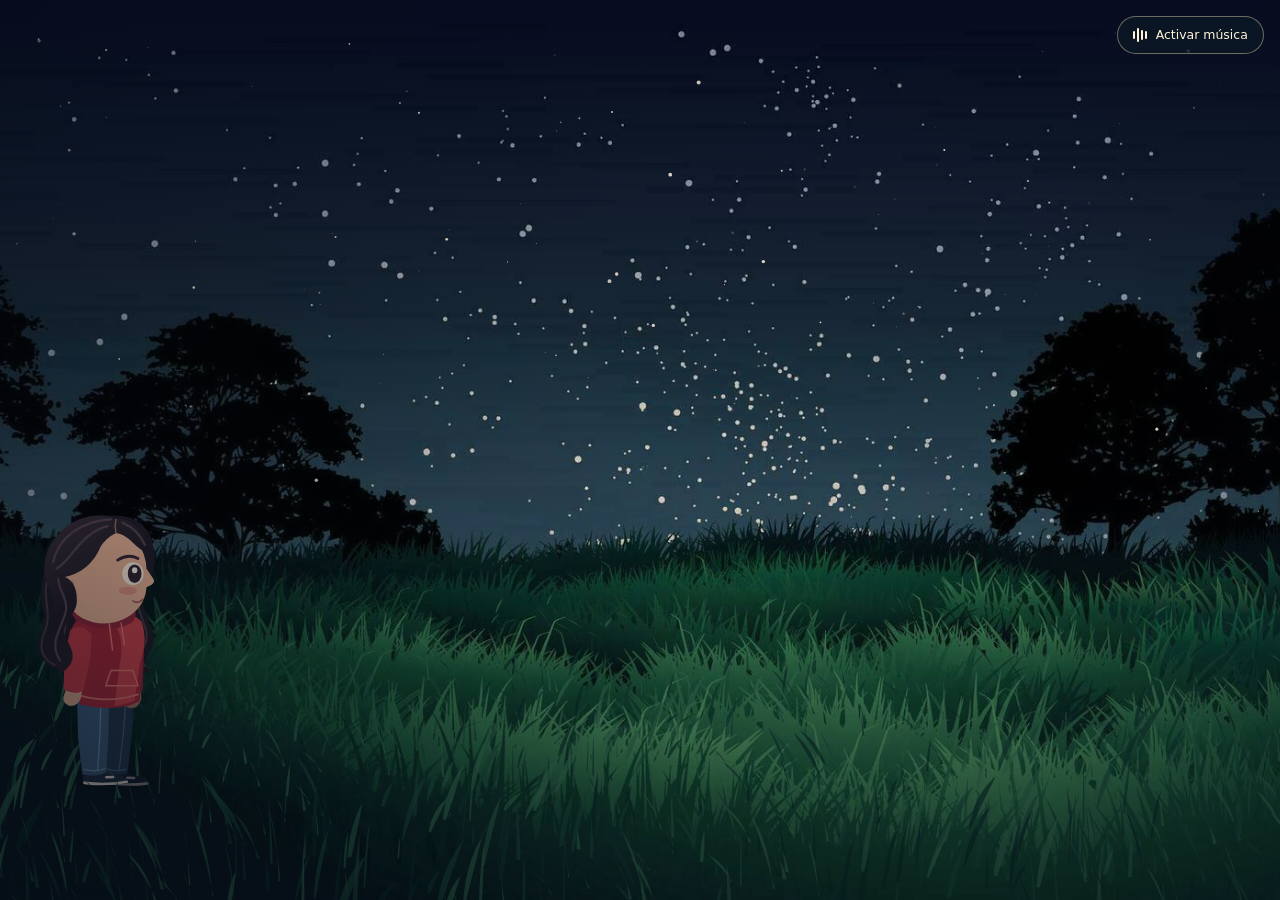
<file: index.html>
<!doctype html>
<html lang="es">
<head>
  <meta charset="utf-8">
  <meta name="viewport" content="width=device-width, initial-scale=1">
  <meta name="theme-color" content="#0a1323">
  <title>Feliz cumpleaños, Isa</title>
  <link rel="stylesheet" href="css/style.css">
  <link rel="stylesheet" href="css/galaxia.css">
  <script src="js/scene.js" defer></script>
  <script src="js/galaxia.js" defer></script>
</head>
<body>
  <main class="scene" data-view="meadow">
    <button class="sound" id="sound" type="button" aria-label="Reproducir música" aria-pressed="false">
      <span class="sound__bars" aria-hidden="true"><i></i><i></i><i></i><i></i></span>
      <span id="sound-label">Activar música</span>
    </button>

    <section class="meadow" id="meadow" aria-label="Una pradera bajo el cielo estrellado">
      <canvas id="landscape" aria-hidden="true"></canvas>
      <div class="greeting" id="greeting" inert>
        <div class="greeting__star" aria-hidden="true">✦</div>
        <h1><span>Feliz cumpleaños</span> Isa</h1>
        <button class="invitation" id="begin" type="button">¿Empezamos? <span aria-hidden="true">✧</span></button>
      </div>
    </section>

    <section class="galaxy" id="galaxy" aria-labelledby="galaxy-title" hidden>
      <canvas id="galaxy-sky" aria-hidden="true"></canvas>
      <div class="galaxy__menu" id="galaxy-menu" inert>
        <button class="galaxy__back" id="back-to-meadow" type="button"><span aria-hidden="true">← </span>Volver</button>
        <header class="galaxy__header">
          <h2 id="galaxy-title" tabindex="-1">Elige un vinilo</h2>
          <p>Arrastra la órbita · Toca la estrella</p>
        </header>

        <ul class="galaxy-notes" aria-label="Mensajes para Isa">
          <li>Eres el orgullo de todos</li>
          <li>Tienes un bonito corazón</li>
          <li>Tu sonrisa ilumina mis días</li>
          <li>Confía en todo lo que puedes lograr</li>
          <li>El mundo es más bonito contigo</li>
        </ul>

        <div class="orbit" id="orbit" role="group" aria-label="Vinilos en órbita">
          <a class="record record--letter" href="escenas/carta.html">
            <span class="record__disc" aria-hidden="true"><span>✉</span></span>
            <span class="record__name">Carta</span>
          </a>
          <a class="record record--lights" href="escenas/luces.html">
            <span class="record__disc" aria-hidden="true"><span>✦</span></span>
            <span class="record__name">Luces</span>
          </a>
          <a class="record record--flowers" href="escenas/flores.html">
            <span class="record__disc" aria-hidden="true"><span>✿</span></span>
            <span class="record__name">Flores</span>
          </a>
          <a class="record record--candle" href="escenas/luz.html">
            <span class="record__disc" aria-hidden="true"><span>♢</span></span>
            <span class="record__name">Luz</span>
          </a>
          <a class="record record--dance" href="escenas/baile.html">
            <span class="record__disc" aria-hidden="true"><span>♫</span></span>
            <span class="record__name">Baile</span>
          </a>
        </div>

        <button class="galaxy-core" id="galaxy-core" type="button" aria-label="Leer el mensaje de la estrella"></button>
        <p class="core-message" id="core-message" role="status"></p>

        <div class="galaxy__controls">
          <button id="orbit-prev" type="button" aria-label="Girar los vinilos hacia la izquierda">‹</button>
          <button id="orbit-next" type="button" aria-label="Girar los vinilos hacia la derecha">›</button>
        </div>
      </div>
      <div class="galaxy__flash" id="galaxy-flash" aria-hidden="true"></div>

    </section>

    <audio id="music" src="assets/musica/Alpaquitay.mp3" preload="auto" autoplay></audio>
  </main>
</body>
</html>
</file>
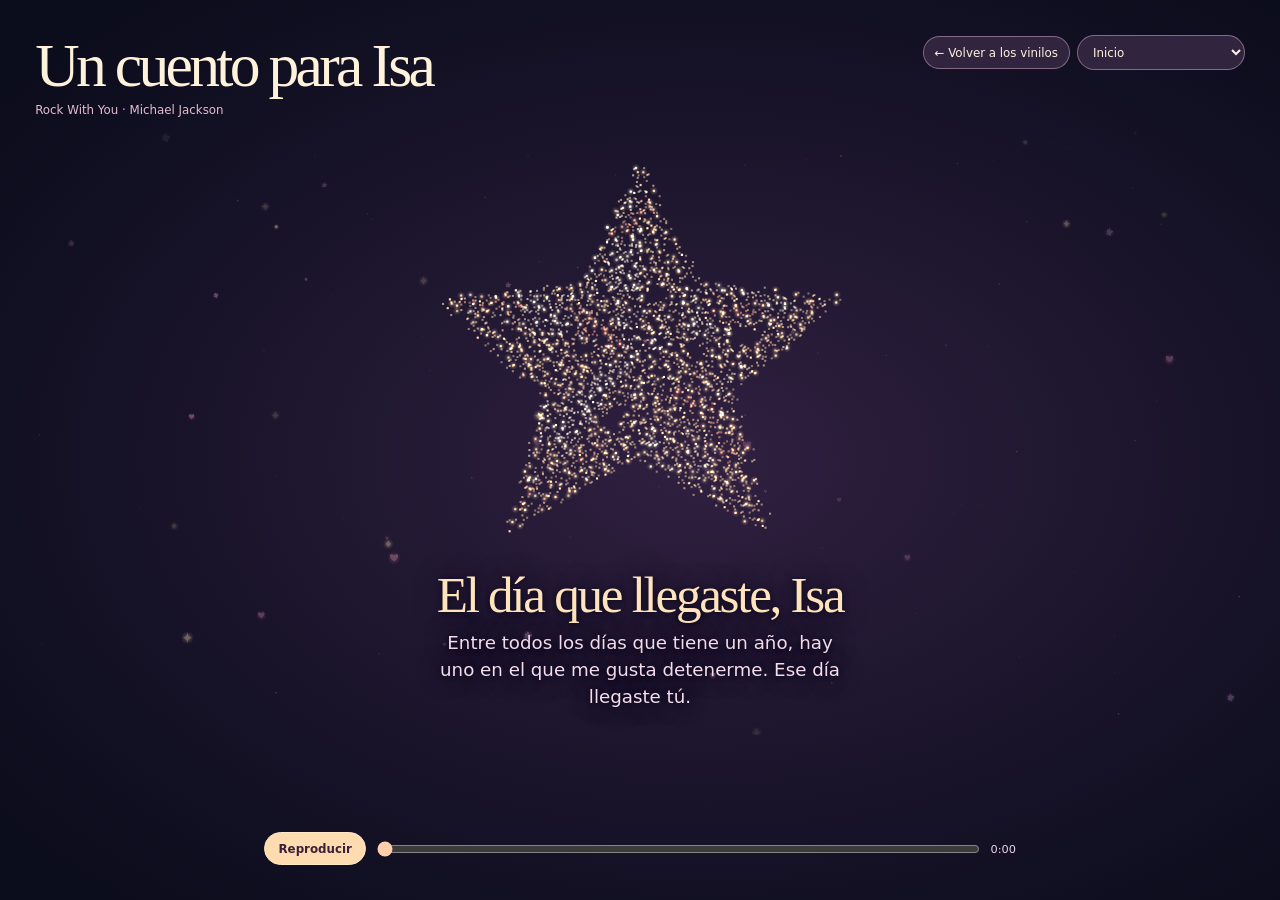
<file: escenas/baile.html>
<!doctype html>
<html lang="es">
<head>
  <meta charset="utf-8">
  <meta name="viewport" content="width=device-width, initial-scale=1">
  <meta name="theme-color" content="#100c21">
  <title>Un cuento para Isa</title>
  <style>
    :root { color-scheme: dark; font-family: "Instrument Sans", system-ui, sans-serif; color: #fff2db; background: #100c21; }
    * { box-sizing: border-box; }
    body { margin: 0; }
    button, input, select { font: inherit; }
    button, select, input[type=range] { cursor: pointer; }
    .film {
      min-height: 100vh; min-height: 100dvh; height: 100dvh;
      display: grid; grid-template-rows: auto minmax(16rem, 1fr) auto; gap: .65rem; isolation: isolate;
      padding: clamp(.8rem, 2.8vw, 2.2rem);
      background: radial-gradient(ellipse at 55% 51%, #302040, #181329 55%, #0b0c1c 91%);
    }
    header { display: flex; justify-content: space-between; align-items: start; gap: .55rem; }
    h1 { margin: 0; font: 400 clamp(1.6rem, 5vw, 3.85rem)/.98 "Instrument Serif", Georgia, serif; letter-spacing: -.06em; }
    .track { margin: .44rem 0 0; color: #e6bdcf; font-size: .74rem; }
    select, button, .back {
      color: #fff0e1; border: 1px solid #ffcfe966; border-radius: 999px;
      background: #30243e; padding: .52rem .68rem; font-size: .74rem;
    }
    .navigation { display: flex; align-items: center; gap: .45rem; }
    .back { text-decoration: none; white-space: nowrap; }
    select { max-width: min(42vw, 12rem); }
    :is(select,button,input,.back):focus-visible { outline: 2px solid #a6f6f6; outline-offset: 3px; }
    button:disabled { opacity: .54; cursor: default; }
    .scene { position: relative; min-width: 0; overflow: hidden; }
    canvas { position: absolute; inset: 0; width: 100%; height: 100%; mix-blend-mode: lighten; }
    .story {
      position: absolute; z-index: 1; top: 50%; left: 7%; width: 38%; transform: translateY(-50%);
      text-shadow: 0 1px 5px #0c091a, 0 0 25px #160e23; pointer-events: none;
    }
    .scene[data-side="right"] .story { left: auto; right: 7%; }
    .scene[data-side="center"] .story {
      top: auto; bottom: 4%; left: 50%; width: 90%; transform: translateX(-50%); text-align: center;
    }
    .story h2 { margin: .35rem 0 .53rem; color: #ffe3bc; font: 400 clamp(1.45rem, 4vw, 3.65rem)/1 "Instrument Serif", Georgia, serif; letter-spacing: -.045em; text-wrap: balance; }
    .rhythm { display: inline-block; color: #ffdfb5; transform: translateY(var(--lift, 0px)); }
    .story p { width: min(100%, 38ch); margin: 0; color: #f5dded; font-size: clamp(.86rem, 1.65vw, 1.14rem); line-height: 1.5; text-wrap: pretty; }
    .scene[data-side="center"] .story p { margin-inline: auto; }
    .player { width: min(100%, 47rem); justify-self: center; display: grid; gap: .48rem; }
    .sub {
      display: grid; align-content: center; gap: .22rem; min-height: 4.95rem;
      padding: .52rem .85rem; border-radius: .84rem; text-align: center;
      background: #15132ae0; border: 1px solid #e6bad941;
    }
    .sub[data-quiet="true"] { opacity: 0; }
    .sub p { margin: 0; line-height: 1.25; text-wrap: balance; }
    .sub__es { color: #fff0d8; font-size: clamp(.92rem, 2vw, 1.14rem); font-weight: 650; }
    .sub__en { color: #dfc8e9; font-size: clamp(.77rem, 1.7vw, .99rem); }
    .transport { display: grid; grid-template-columns: auto minmax(0, 1fr) auto; align-items: center; gap: .65rem; }
    .play { background: #ffdbb0; border-color: #ffe8c4; color: #392139; font-weight: 700; min-width: 6.4rem; }
    .transport input { width: 100%; margin: 0; accent-color: #ffcead; }
    output { color: #ead3ea; font-size: .71rem; font-variant-numeric: tabular-nums; }
    .error { margin: 0; color: #ffbead; font-size: .76rem; text-align: center; }
    [hidden] { display: none !important; }
    @media (max-width: 650px) {
      .navigation { display: grid; justify-items: end; gap: .3rem; }
      .navigation :is(.back,select) { padding: .39rem .59rem; font-size: .69rem; }
      .scene[data-side] .story { top: auto; right: auto; left: 50%; bottom: 4%; width: 92%; text-align: center; transform: translateX(-50%); }
      .story h2 { font-size: clamp(1.5rem, 5.5vw, 2.7rem); margin-block: .22rem .36rem; }
      .story p { margin-inline: auto; font-size: clamp(.8rem, 2.7vw, .98rem); line-height: 1.35; }
      .sub { min-height: 5.3rem; padding: .5rem .55rem; }
      .transport { gap: .45rem; }
      .play { min-width: 5.6rem; }
    }
  </style>
  <script src="../js/cuento-isa-puntos.js" defer></script>
  <script src="../js/cuento-isa.js" defer></script>
</head>
<body>
  <main class="film">
    <header>
      <div><h1>Un cuento para Isa</h1><p class="track">Rock With You · Michael Jackson</p></div>
      <div class="navigation">
        <a class="back" href="../index.html#galaxia"><span aria-hidden="true">← </span>Volver a los vinilos</a>
        <select id="chapter" aria-label="Ir a una escena" disabled></select>
      </div>
    </header>
    <section class="scene" id="scene" data-side="left" aria-label="Cuento visual de Isa">
      <canvas id="lights" role="img" aria-label="Ilustraciones formadas por puntos de luz"></canvas>
      <div class="story" id="story">
        <h2 id="heading">El día que llegaste, Isa</h2>
        <p id="narrative">Entre todos los días que tiene un año, hay uno en el que me gusta detenerme. Ese día llegaste tú.</p>
      </div>
    </section>
    <section class="player" aria-label="Subtítulos y controles">
      <div class="sub" id="subtitles" data-quiet="true" aria-label="Letra bilingüe">
        <p class="sub__es" id="es" lang="es"></p>
        <p class="sub__en" id="en" lang="en"></p>
      </div>
      <div class="transport">
        <button class="play" id="play" type="button" disabled>Preparando luces…</button>
        <input id="seek" type="range" min="0" max="205" step=".1" value="0" aria-label="Posición de la canción" disabled>
        <output id="time">0:00</output>
      </div>
      <p class="error" id="audio-error" role="status" hidden>No se pudo abrir la canción. Conserva la carpeta Music junto a esta página.</p>
    </section>
    <audio id="song" src="../assets/musica/Rock With You.mp3" preload="metadata"></audio>
  </main>
</body>
</html>
</file>
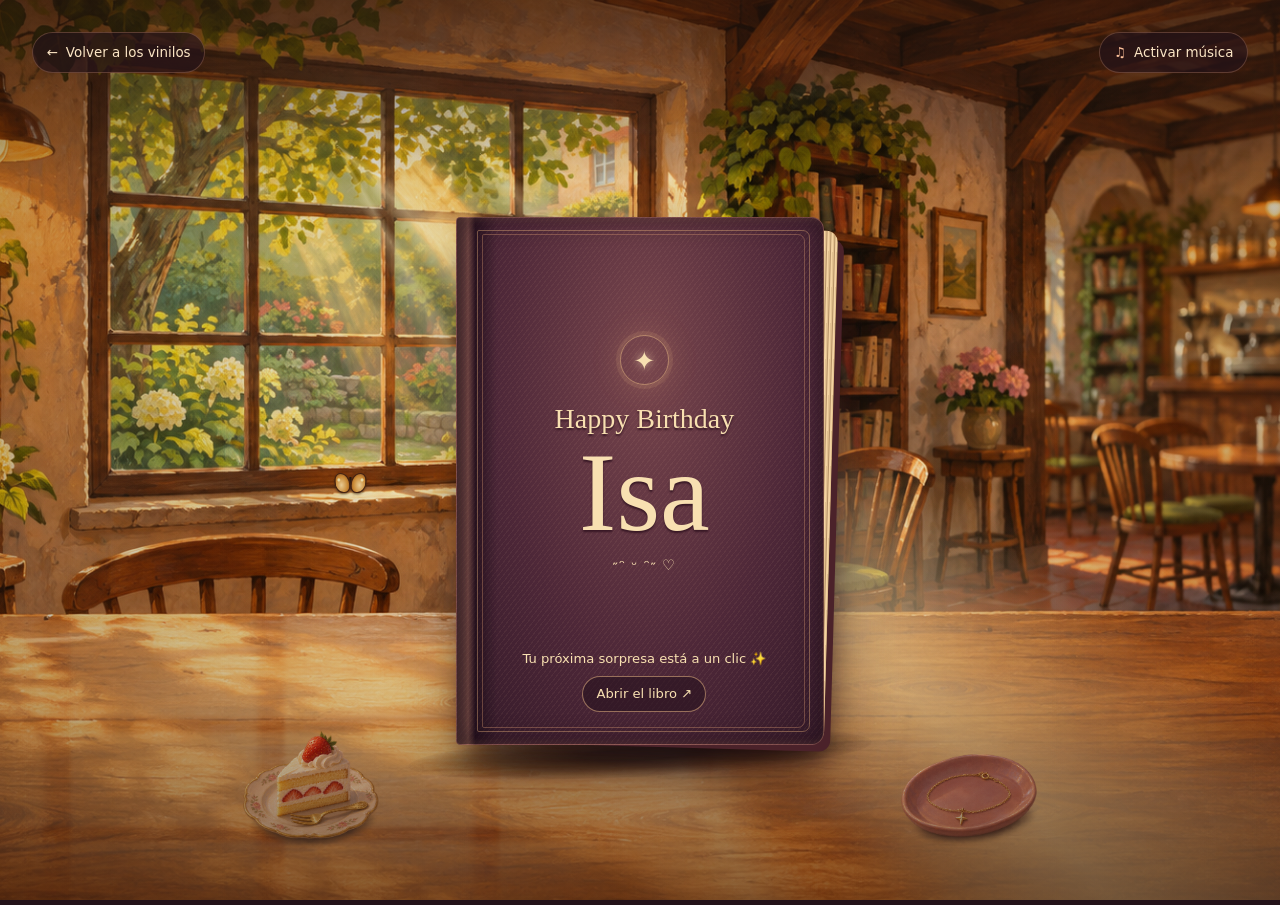
<file: escenas/carta.html>
<!doctype html>
<html lang="es">
<head>
  <meta charset="utf-8">
  <meta name="viewport" content="width=device-width, initial-scale=1">
  <meta name="theme-color" content="#231219">
  <title>Una carta para Isa</title>
  <link rel="stylesheet" href="../css/carta.css">
  <script src="../js/carta.js" defer></script>
</head>
<body>
  <div class="cafe" aria-hidden="true">
    <div class="cafe__scene">
      <div class="cafe__sun"></div>
      <div class="cafe__reflection"></div>
      <div class="cafe__butterfly cafe__butterfly--amber"></div>
      <div class="cafe__butterfly cafe__butterfly--rose"></div>
    </div>
    <div class="cafe__prop cafe__prop--cake"></div>
    <div class="cafe__prop cafe__prop--bracelet"></div>
  </div>

  <header class="toolbar">
    <a class="toolbar__control" href="../index.html#galaxia"><span aria-hidden="true">←</span> Volver a los vinilos</a>
    <button class="toolbar__control" id="letter-sound" type="button" aria-label="Activar música" aria-pressed="false">
      <span class="toolbar__note" aria-hidden="true">♫</span>
      <span id="letter-sound-label">Activar música</span>
    </button>
  </header>

  <main class="reading-room" id="reading-room">
    <div class="bookstand" id="bookstand">
      <div class="book-cover">
        <div class="book-cover__seal" aria-hidden="true">✦</div>
        <h1><span lang="en">Happy Birthday</span><strong>Isa</strong></h1>
        <p class="book-cover__face">˶ᵔ ᵕ ᵔ˶ ♡</p>
        <button class="book-cover__open" id="open-letter" type="button">
          <span>Tu próxima sorpresa está a un clic ✨</span>
          <strong>Abrir el libro <span aria-hidden="true">↗</span></strong>
        </button>
      </div>
    </div>

    <article class="letter" id="letter" aria-labelledby="letter-title" hidden>
      <div class="letter__ribbon" aria-hidden="true"></div>
      <div class="letter__leaf letter__leaf--left">
        <span class="letter__ornament" aria-hidden="true">✧</span>
        <h2 id="letter-title" tabindex="-1">Feliz cumpleaños <span class="letter__name">Isa Sue &lt;3</span></h2>
        <p class="letter__opening"><strong>¡Feliz cumpleaños, Isa, la estrella que nunca deja de brillar! 💫🎶</strong> Hoy celebro el día en que llegaste al mundo y llenaste de luz la vida de quienes te rodean.</p>
        <p>Tu energía, tu forma tan genuina de sentir y esa manera tuya de ver belleza incluso cuando el mundo parece gris… Hay algo en todo eso que solo tú sabes transmitir. Eres fuerte, incluso cuando los días pesan. Y aunque a veces caigas o llores, siempre te vuelves a levantar con el corazón más brillante.</p>
        <p>Admiro cómo cuidas de los tuyos —tu familia, tus amigos y tu hijo Blacky 🐶— con ese amor inmenso y tierno que solo tú sabes dar. Tu presencia transforma lo cotidiano en algo cálido, como una canción que te abraza sin decir una palabra.</p>
      </div>
      <div class="letter__leaf letter__leaf--right">
        <span class="letter__ornament" aria-hidden="true">✦</span>
        <p>Nunca olvides que eres hermosa tal como eres, sin comparación ni medida. Tu belleza no se limita a lo que se ve: vive en tu mirada, en tus gestos, en tu forma de reír y en cómo das todo sin esperar nada.</p>
        <blockquote>Eres bella por dentro y por fuera, una melodía única que no necesita arreglos.</blockquote>
        <p class="letter__closing">Feliz cumpleaños, Isabel sjsjj ✨<br>Que tu historia siga sonando con esa magia tuya, Isita. ✨🍷</p>
        <button class="letter__close" id="close-letter" type="button">Cerrar el libro <span aria-hidden="true">↶</span></button>
      </div>
    </article>
    <noscript><p class="no-script">Activa JavaScript para abrir el libro animado.</p></noscript>
  </main>

  <audio id="letter-music" src="../assets/musica/Te quiero.mp3" autoplay loop preload="auto"></audio>
</body>
</html>
</file>
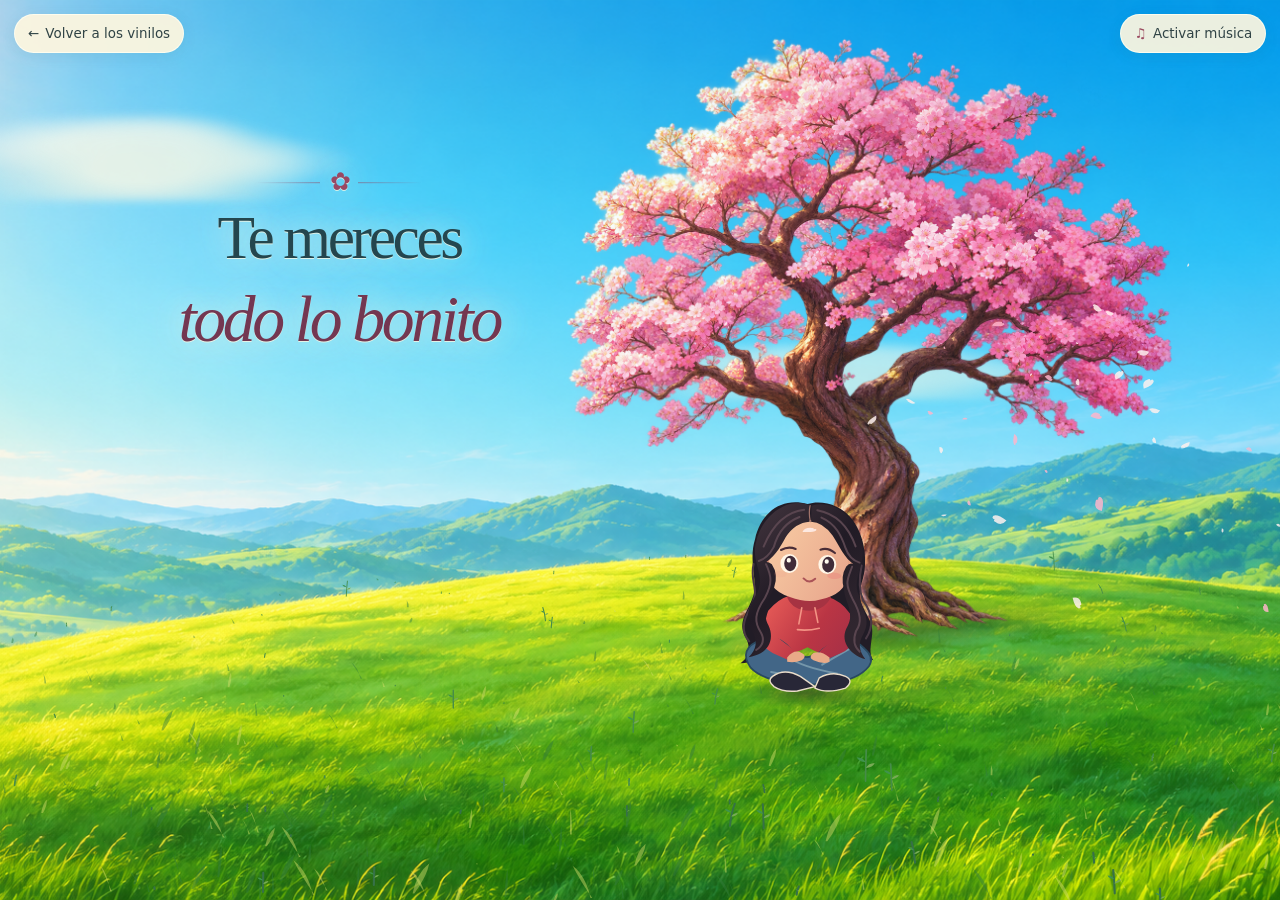
<file: escenas/flores.html>
<!doctype html>
<html lang="es">
<head>
  <meta charset="utf-8">
  <meta name="viewport" content="width=device-width, initial-scale=1">
  <meta name="theme-color" content="#a8e0ef">
  <title>Flores · Te mereces todo lo bonito</title>
  <link rel="stylesheet" href="../css/flores.css">
  <script src="../js/flores.js" defer></script>
</head>
<body>
  <main class="grove" aria-label="Una chica sentada frente a ti bajo un cerezo, rodeada de flores que nacen en una loma">
    <div class="grove__cloud grove__cloud--near" aria-hidden="true"></div>
    <div class="grove__cloud grove__cloud--far" aria-hidden="true"></div>
    <div class="grove__tree" id="cherry-tree" aria-hidden="true">
      <img src="../assets/imagenes/cerezo.png" alt="" width="1254" height="1254">
    </div>
    <canvas id="flower-field" aria-hidden="true"></canvas>
    <header class="grove__controls">
      <a class="grove__control" href="../index.html#galaxia"><span aria-hidden="true">←</span> Volver a los vinilos</a>
      <button class="grove__control" id="flower-sound" type="button" aria-pressed="false">
        <span class="grove__note" aria-hidden="true">♫</span>
        <span id="flower-sound-label">Activar música</span>
      </button>
    </header>
    <h1 class="grove__wish">
      <span class="grove__ornament" aria-hidden="true">✿</span>
      <span>Te mereces</span>
      <em>todo lo bonito</em>
    </h1>
    <audio id="flower-music" src="../assets/musica/Labios Rotos.mp3" autoplay loop preload="auto"></audio>
  </main>
</body>
</html>
</file>
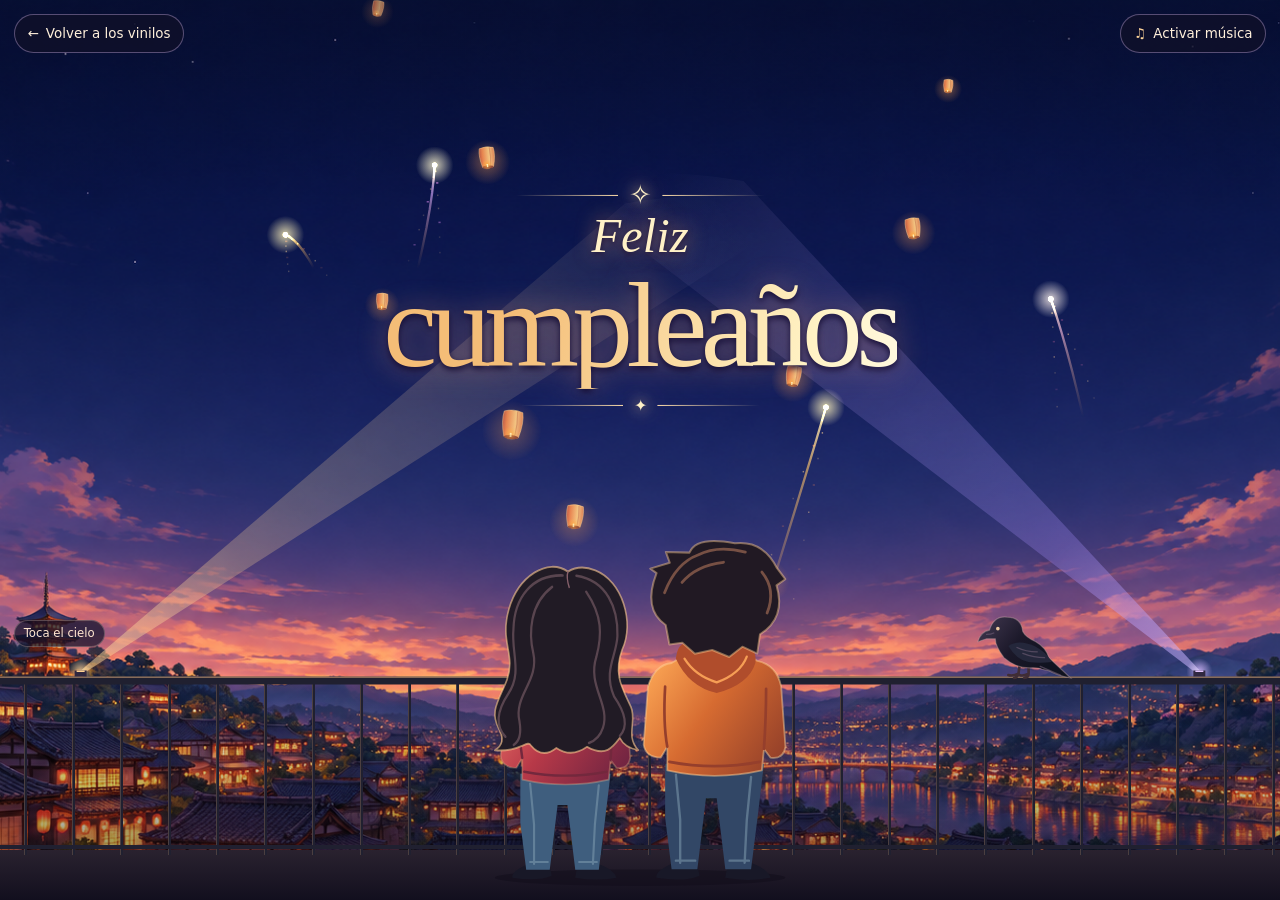
<file: escenas/luces.html>
<!doctype html>
<html lang="es">
<head>
  <meta charset="utf-8">
  <meta name="viewport" content="width=device-width, initial-scale=1">
  <meta name="theme-color" content="#0c102c">
  <title>Luces · Feliz cumpleaños</title>
  <link rel="stylesheet" href="../css/luces.css">
  <script src="../js/luces.js" defer></script>
</head>
<body>
  <main class="lookout" aria-label="Dos jóvenes y un cuervo junto a la baranda de un mirador, bajo un cielo de fuegos artificiales y farolillos">
    <canvas id="festival" aria-hidden="true"></canvas>
    <button class="sky-launch" id="launch-firework" type="button" aria-label="Lanzar un fuego artificial">
      <span class="sky-launch__hint" aria-hidden="true">Toca el cielo</span>
    </button>
    <header class="lookout__controls">
      <a class="lookout__control" href="../index.html#galaxia"><span aria-hidden="true">←</span> Volver a los vinilos</a>
      <button class="lookout__control" id="festival-sound" type="button" aria-pressed="false">
        <span class="lookout__note" aria-hidden="true">♫</span>
        <span id="festival-sound-label">Activar música</span>
      </button>
    </header>
    <h1 class="sky-greeting">
      <span class="sky-greeting__crest" aria-hidden="true">✧</span>
      <span class="sky-greeting__first">Feliz</span>
      <strong>cumpleaños</strong>
      <span class="sky-greeting__base" aria-hidden="true">✦</span>
    </h1>
    <audio id="festival-music" src="../assets/musica/Me Quedo Aqui.mp3" autoplay loop preload="auto"></audio>
  </main>
</body>
</html>
</file>
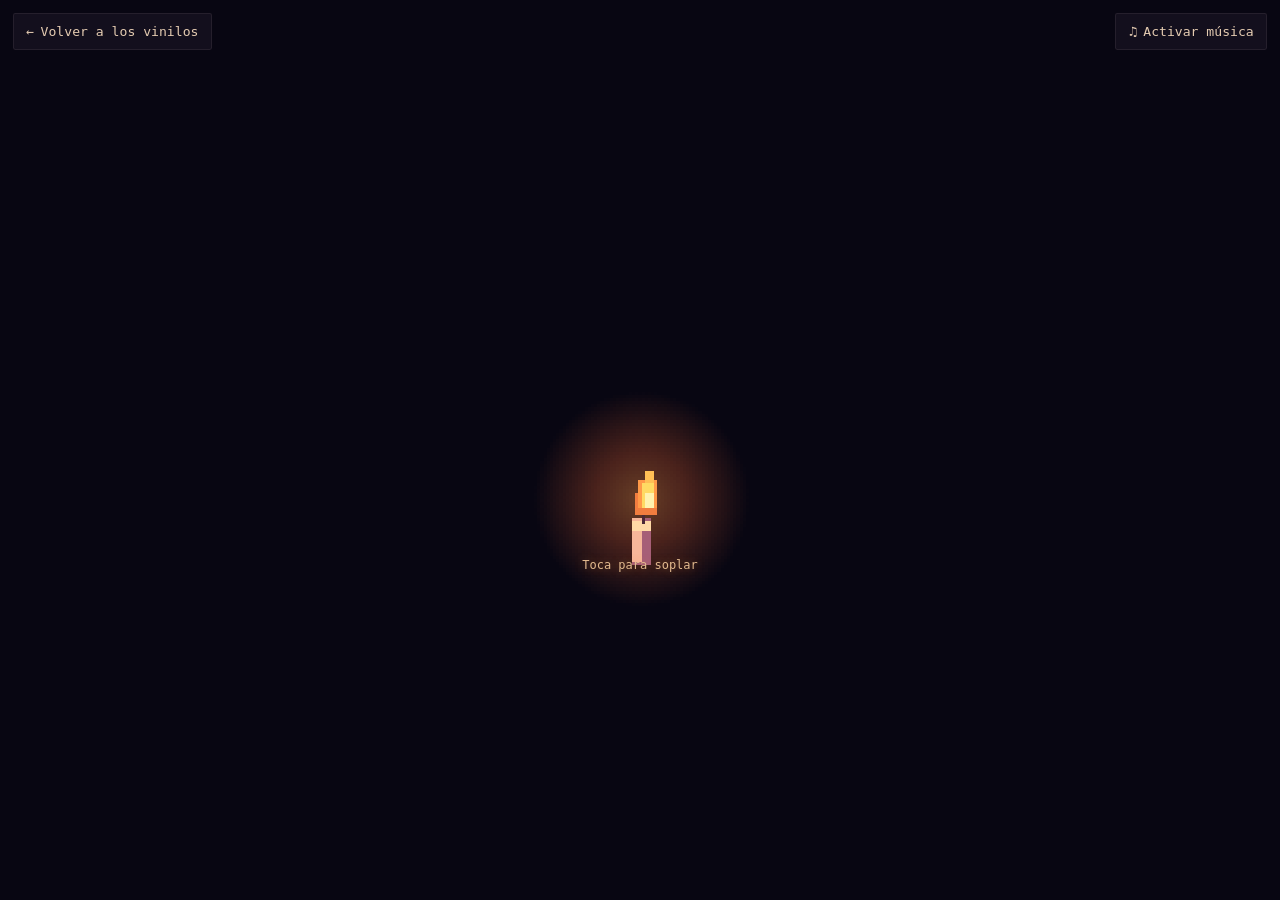
<file: escenas/luz.html>
<!doctype html>
<html lang="es">
<head>
  <meta charset="utf-8">
  <meta name="viewport" content="width=device-width, initial-scale=1">
  <meta name="theme-color" content="#080612">
  <title>Luz · Pide un deseo</title>
  <link rel="stylesheet" href="../css/luz.css">
  <script src="../js/luz.js" defer></script>
</head>
<body>
  <main class="party" id="birthday-room" data-phase="dark">
    <canvas id="pixel-room" aria-hidden="true"></canvas>
    <header class="party__controls">
      <a href="../index.html#galaxia" class="party__control"><span aria-hidden="true">←</span> Volver a los vinilos</a>
      <button id="candle-sound" class="party__control" aria-pressed="false" type="button">
        <span aria-hidden="true">♫</span> <span id="candle-sound-label">Activar música</span>
      </button>
    </header>

    <button class="party__candle" id="blow-candle" type="button" aria-label="Soplar la vela">
      <span aria-hidden="true">Toca para soplar</span>
    </button>

    <div class="party__greeting" id="party-greeting" hidden>
      <h1 id="party-title" tabindex="-1">¡Sorpresa, Isa!</h1>
      <p>Feliz cumpleaños ♡</p>
    </div>
    <audio id="candle-music" src="../assets/musica/A un minuto de ti.mp3" preload="auto" autoplay loop></audio>
  </main>
</body>
</html>
</file>
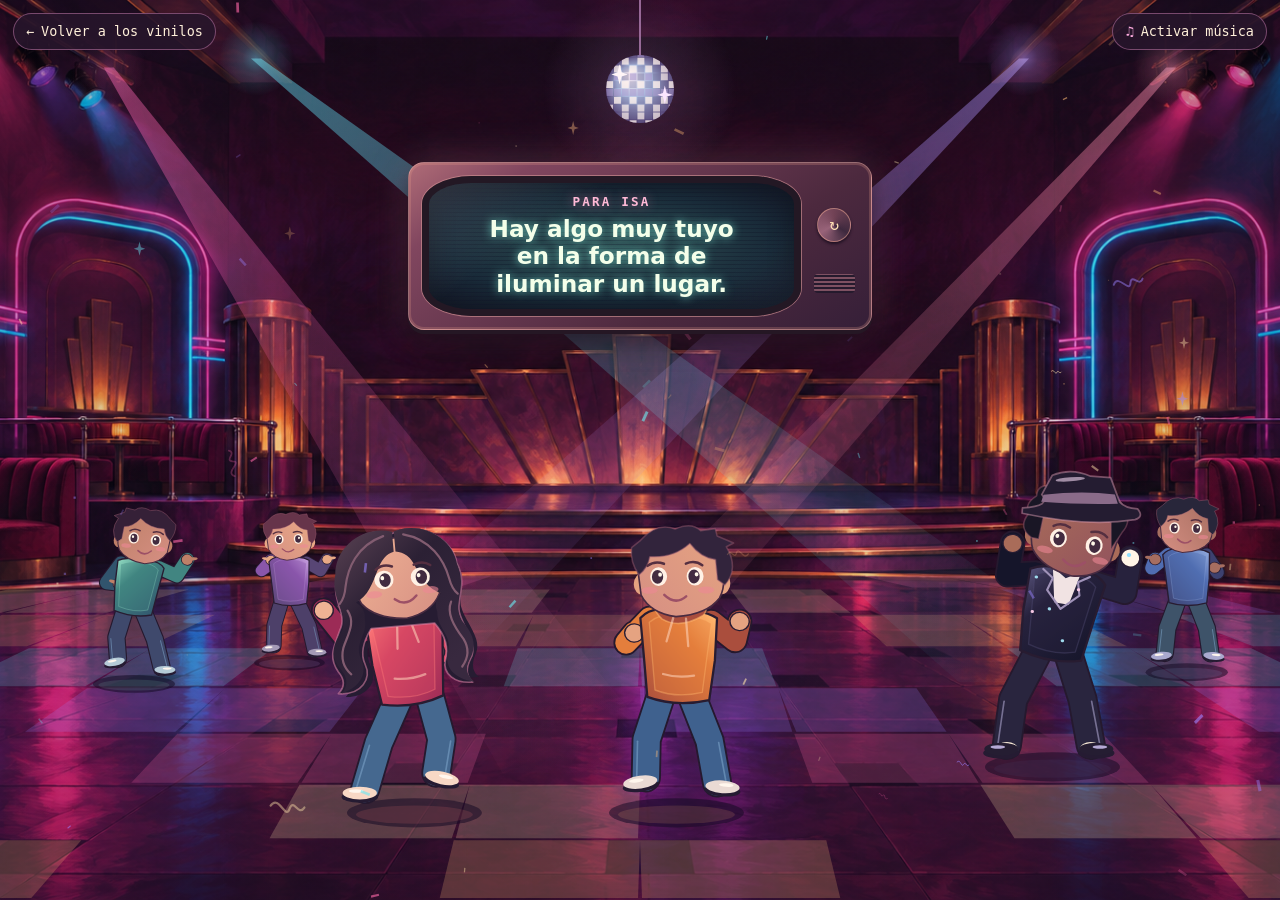
<file: pruebas/baile-original.html>
<!doctype html>
<html lang="es">
<head>
  <meta charset="utf-8">
  <meta name="viewport" content="width=device-width, initial-scale=1">
  <meta name="theme-color" content="#210e26">
  <title>Baile · Para Isa</title>
  <link rel="stylesheet" href="../css/baile.css">
  <script src="../js/baile-dancers.js" defer></script>
  <script src="../js/baile.js" defer></script>
</head>
<body>
  <main class="disco" aria-label="Una pista de baile ochentera con una pareja, Michael Jackson y sus amigos">
    <canvas id="dance-floor" aria-hidden="true"></canvas>
    <header class="disco__controls">
      <a class="disco__button" href="../index.html#galaxia"><span aria-hidden="true">←</span> Volver a los vinilos</a>
      <button class="disco__button" id="dance-sound" type="button" aria-pressed="false">
        <span class="disco__note" aria-hidden="true">♫</span> <span id="dance-sound-label">Activar música</span>
      </button>
    </header>

    <section class="television" aria-labelledby="dedication">
      <div class="television__screen">
        <h1 id="dedication">Para Isa</h1>
        <p id="dance-message" aria-live="polite">Hay algo muy tuyo en la forma de iluminar un lugar.</p>
      </div>
      <button class="television__dial" id="next-dedication" type="button" aria-label="Siguiente dedicatoria" title="Siguiente dedicatoria">↻</button>
      <span class="television__speaker" aria-hidden="true"></span>
    </section>

    <button id="replay-dance" class="disco__button disco__replay" type="button" hidden>Volver a bailar <span aria-hidden="true">↻</span></button>
    <audio id="dance-music" src="../assets/musica/Rock With You.mp3" preload="auto" autoplay></audio>
  </main>
</body>
</html>
</file>
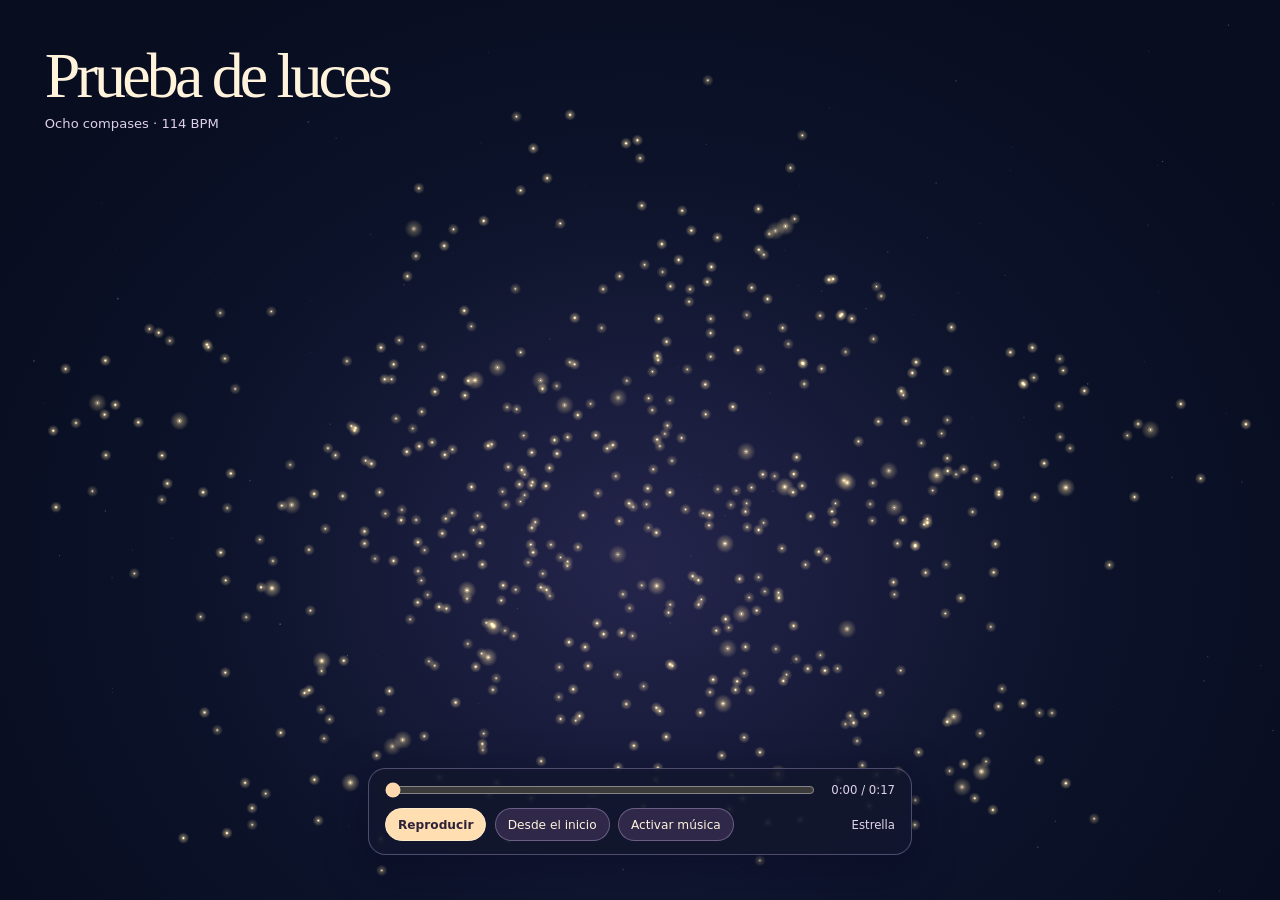
<file: pruebas/drones.html>
<!doctype html>
<html lang="es">
<head>
  <meta charset="utf-8">
  <meta name="viewport" content="width=device-width, initial-scale=1">
  <meta name="theme-color" content="#080d20">
  <title>Prueba de luces · Para Isa</title>
  <style>
    :root {
      color-scheme: dark;
      font-family: "Instrument Sans", system-ui, sans-serif;
      background: #080d20;
      color: #fff3dc;
    }
    * { box-sizing: border-box; }
    body { margin: 0; }
    button, input { font: inherit; }
    .show {
      position: relative;
      isolation: isolate;
      min-height: 100vh;
      min-height: 100dvh;
      display: grid;
      grid-template-rows: auto minmax(16rem, 1fr) auto;
      padding: clamp(1rem, 4vw, 2.8rem);
      overflow: hidden;
      background: radial-gradient(ellipse at 50% 63%, #25254c, #0c132a 48%, #080d20 82%);
    }
    canvas { position: absolute; inset: 0; width: 100%; height: 100%; z-index: -1; }
    .top { align-self: start; justify-self: start; pointer-events: none; }
    h1 {
      margin: 0;
      font: 400 clamp(2rem, 5vw, 4.3rem)/.97 "Instrument Serif", Georgia, serif;
      letter-spacing: -.06em;
    }
    .top p { margin: .55rem 0 0; color: #ddd0e9; font-size: .82rem; }
    .panel {
      grid-row: 3;
      justify-self: center;
      width: min(100%, 34rem);
      padding: .83rem 1rem;
      border: 1px solid #ddc9ff4d;
      border-radius: 1.1rem;
      background: #12162ee8;
      box-shadow: 0 .65rem 2.5rem #070a2087;
    }
    .timeline { display: grid; grid-template-columns: 1fr auto; align-items: center; gap: .75rem; }
    input[type=range] { width: 100%; min-width: 0; margin: 0; accent-color: #ffd9ad; cursor: pointer; }
    output { font-size: .73rem; color: #ded1ec; min-width: 4.25rem; text-align: right; font-variant-numeric: tabular-nums; }
    .controls { display: flex; flex-wrap: wrap; align-items: center; gap: .52rem; margin-top: .62rem; }
    button {
      padding: .52rem .75rem; border: 1px solid #ddc9ff55; border-radius: 99px;
      background: #302849; color: #fff3dd; cursor: pointer; font-size: .76rem;
    }
    button:hover { filter: brightness(1.16); }
    button:focus-visible, input:focus-visible { outline: 2px solid #a8f4ff; outline-offset: 3px; }
    .primary { background: #ffdeb2; color: #2d2237; border-color: #ffeaca; font-weight: 650; }
    .chapter { margin: 0 0 0 auto; color: #e1d5ee; font-size: .73rem; }
    @media (max-width: 395px) { .chapter { flex-basis: 100%; margin: .1rem 0 0; } }
    @media (max-height: 440px) and (orientation: landscape) {
      .show { grid-template-rows: auto minmax(10rem, 1fr) auto; padding: .7rem 1rem; }
      h1 { font-size: 1.8rem; }
      .top p { margin-top: .2rem; }
      .panel { padding: .55rem .75rem; }
    }
  </style>
</head>
<body>
  <main class="show">
    <canvas id="stage" aria-label="Un espectáculo de puntos luminosos que forman una estrella, una pareja bailando y Feliz cumpleaños, Isa"></canvas>
    <header class="top">
      <h1>Prueba de luces</h1>
      <p>Ocho compases · 114 BPM</p>
    </header>
    <section class="panel" aria-label="Controles de la prueba">
      <div class="timeline">
        <input id="seek" type="range" min="0" max="32" step=".02" value="0" aria-label="Avanzar o retroceder en el espectáculo">
        <output id="counter" for="seek">0:00 / 0:17</output>
      </div>
      <div class="controls">
        <button class="primary" id="play" type="button">Reproducir</button>
        <button id="restart" type="button">Desde el inicio</button>
        <button id="sound" type="button" aria-pressed="false">Activar música</button>
        <p class="chapter" id="chapter">Estrella</p>
      </div>
    </section>
    <audio id="track" src="../assets/musica/Rock With You.mp3" preload="metadata"></audio>
  </main>
  <script>
    const canvas = document.querySelector("#stage");
    const ink = canvas.getContext("2d");
    const play = document.querySelector("#play");
    const restart = document.querySelector("#restart");
    const sound = document.querySelector("#sound");
    const track = document.querySelector("#track");
    const seek = document.querySelector("#seek");
    const counter = document.querySelector("#counter");
    const chapter = document.querySelector("#chapter");
    const beatLength = 60 / 114;
    const duration = 32 * beatLength;
    const count = 520;
    const turn = Math.PI * 2;
    const colors = ["#ffe3a7", "#ff9fd0", "#a2e8ff"];
    const cap = value => Math.max(0, Math.min(value, 1));
    const ease = value => { const t = cap(value); return t * t * (3 - 2 * t); };
    const mix = (a, b, t) => a + (b - a) * t;

    let seed = 729;
    function random() {
      seed = (Math.imul(seed, 1664525) + 1013904223) >>> 0;
      return seed / 4294967296;
    }

    function line(points, path, amount, color) {
      const edges = path.slice(1).map(([x, y], i) => Math.hypot(x - path[i][0], y - path[i][1]));
      const length = edges.reduce((sum, edge) => sum + edge, 0);
      for (let i = 0; i < amount; i++) {
        let distance = length * i / (amount - 1);
        let edge = 0;
        while (edge < edges.length - 1 && distance > edges[edge]) distance -= edges[edge++];
        const part = edges[edge] ? distance / edges[edge] : 0;
        points.push({ x: mix(path[edge][0], path[edge + 1][0], part), y: mix(path[edge][1], path[edge + 1][1], part), color });
      }
    }

    function circle(points, x, y, radius, amount, color) {
      for (let i = 0; i < amount; i++) {
        const a = i / amount * turn;
        points.push({ x: x + Math.cos(a) * radius, y: y + Math.sin(a) * radius, color });
      }
    }

    const starCorners = Array.from({ length: 10 }, (_, i) => {
      const radius = i % 2 ? 83 : 193;
      const angle = i / 10 * turn - Math.PI / 2;
      return [Math.cos(angle) * radius, Math.sin(angle) * radius + 11];
    });
    const star = [];
    line(star, [...starCorners, starCorners[0]], 245, 0);
    while (star.length < count) {
      const side = Math.floor(random() * 10);
      const along = random();
      const fill = Math.sqrt(random()) * .96;
      star.push({ x: mix(starCorners[side][0], starCorners[(side + 1) % 10][0], along) * fill,
        y: (mix(starCorners[side][1], starCorners[(side + 1) % 10][1], along) - 11) * fill + 11, color: 0 });
    }

    function drawPerson(points, person, color) {
      const { head, hip, hand, free, foot, other, side } = person;
      circle(points, ...head, 28, 48, color);
      const shoulder = [mix(head[0], hip[0], .24), head[1] + 53];
      line(points, [[head[0], head[1] + 28], shoulder, hip], 27, color);
      const hem = color === 1 ? 32 : 23;
      line(points, [[shoulder[0] - 21, shoulder[1]], [hip[0] - hem, hip[1]], [hip[0] + hem, hip[1]], [shoulder[0] + 21, shoulder[1]]], 39, color);
      line(points, [shoulder, [mix(shoulder[0], hand[0], .54), mix(shoulder[1], hand[1], .63) + 19], hand], 35, color);
      line(points, [shoulder, [mix(shoulder[0], free[0], .64), mix(shoulder[1], free[1], .6) + 21], free], 33, color);
      for (const [index, end] of [foot, other].entries()) {
        line(points, [[hip[0] + (index ? 13 : -13), hip[1]],
          [mix(hip[0], end[0], .55) + side * (index ? -7 : 10), mix(hip[1], end[1], .53)],
          end, [end[0] + side * 16, end[1]]], 39, color);
      }
    }

    function pair(girl, boy, clasp) {
      const convert = ([head, hip, free, foot, other], side) => ({ head, hip, free, foot, other, side, hand: clasp });
      const points = [];
      drawPerson(points, convert(girl, 1), 1);
      drawPerson(points, convert(boy, -1), 2);
      return points;
    }

    const dancePoses = [
      pair([[-120,-137],[-123,28],[-211,-31],[-168,160],[-67,154]],
        [[120,-143],[113,26],[208,-26],[64,151],[164,160]], [0,-35]),
      pair([[-97,-133],[-113,25],[-195,-80],[-157,160],[-75,125]],
        [[109,-145],[105,20],[192,-68],[78,151],[163,160]], [8,-97]),
      pair([[-72,-106],[-65,47],[-115,-176],[-109,160],[-35,104]],
        [[82,-150],[96,24],[178,-10],[63,160],[150,148]], [9,-165]),
      pair([[-109,-139],[-102,24],[-173,-44],[-151,149],[-58,160]],
        [[117,-136],[107,28],[198,-56],[69,160],[157,132]], [-2,-90])
    ];

    function greetingPoints() {
      const stencil = document.createElement("canvas");
      stencil.width = 960;
      stencil.height = 420;
      const brush = stencil.getContext("2d", { willReadFrequently: true });
      brush.fillStyle = "#fff";
      brush.textAlign = "center";
      brush.font = "900 96px Arial";
      brush.fillText("Feliz cumpleaños", 480, 165, 895);
      brush.font = "900 143px Arial";
      brush.fillText("Isa", 480, 322);
      const mask = brush.getImageData(0, 0, 960, 420).data;
      let pool;
      for (let spacing = 10; spacing >= 3; spacing--) {
        pool = [];
        for (let y = spacing; y < 420; y += spacing) {
          for (let x = spacing; x < 960; x += spacing) {
            if (mask[(y * 960 + x) * 4 + 3] > 130) pool.push({ x: x - 480, y: y - 210, color: y < 186 ? 0 : 1 });
          }
        }
        if (pool.length >= count) break;
      }
      return Array.from({ length: count }, (_, i) => pool[Math.floor(i * pool.length / count)]);
    }

    // Assign nearby destinations while keeping each dancer's points attached to the same limbs.
    function match(from, to) {
      const used = new Uint8Array(to.length);
      return from.map(point => {
        let index = 0;
        let best = Infinity;
        to.forEach((dest, i) => {
          if (used[i]) return;
          const length = (dest.x - point.x) ** 2 + (dest.y - point.y) ** 2;
          if (length < best) { index = i; best = length; }
        });
        used[index] = 1;
        return index;
      });
    }
    const dancerOrder = match(star, dancePoses[0]);
    const dancers = dancePoses.map(pose => dancerOrder.map(i => pose[i]));
    const words = greetingPoints();
    const greeting = match(dancers[0], words).map(i => words[i]);
    const loose = star.map(point => ({
      x: point.x * 2.1 + (random() - .5) * 300, y: point.y * 1.46 + 59 + (random() - .5) * 155, color: 0
    }));
    const trails = Array.from({ length: count }, () => (random() - .5) * 125);
    const backdrop = Array.from({ length: 110 }, () => ({ x: random(), y: random(), r: .45 + random() * 1.15, phase: random() * turn }));

    function sprite(color) {
      const sheet = document.createElement("canvas");
      sheet.width = sheet.height = 48;
      const brush = sheet.getContext("2d");
      const gradient = brush.createRadialGradient(24, 24, 0, 24, 24, 24);
      gradient.addColorStop(0, "#fff9eb");
      gradient.addColorStop(.16, color);
      gradient.addColorStop(.34, color + "80");
      gradient.addColorStop(1, color + "00");
      brush.fillStyle = gradient;
      brush.fillRect(0, 0, 48, 48);
      return sheet;
    }
    const sprites = colors.map(sprite);

    let width, height, scale, centerY, frame = 0;
    let position = 0, startedAt = 0, playing = false, musicOn = false, audioClock = false, attempt = 0;

    function cue(beat) {
      if (beat < 3) return [loose, star, ease(beat / 3), 1, "Estrella"];
      if (beat < 8) return [star, star, 0, 0, "Estrella"];
      if (beat < 12) return [star, dancers[0], ease((beat - 8) / 4), 1, "Dos siluetas"];
      if (beat < 20) {
        const movement = (beat - 12) / 2;
        const from = Math.floor(movement);
        return [dancers[from], dancers[(from + 1) % dancers.length], ease(movement - from), 0, "Dos siluetas"];
      }
      if (beat < 24) return [dancers[0], greeting, ease((beat - 20) / 4), 1, "Dedicatoria"];
      return [greeting, greeting, 0, 0, "Dedicatoria"];
    }

    function paint(time) {
      const beat = time / beatLength;
      const [from, to, progress, morph, name] = cue(beat);
      ink.clearRect(0, 0, width, height);
      for (const dot of backdrop) {
        ink.globalAlpha = .18 + Math.sin(time * 1.1 + dot.phase) * .11;
        ink.fillStyle = "#d6d5ff";
        ink.fillRect(dot.x * width, dot.y * height, dot.r, dot.r);
      }
      const bend = Math.sin(progress * Math.PI) * morph;
      const brightness = .8 + Math.sin(beat * Math.PI) * .11;
      ink.globalCompositeOperation = "lighter";
      for (let i = 0; i < count; i++) {
        const a = from[i], b = to[i];
        const x = width / 2 + (mix(a.x, b.x, progress) + trails[i] * bend * .45) * scale;
        const y = centerY + (mix(a.y, b.y, progress) - Math.abs(trails[i]) * bend * .53) * scale;
        const flicker = .8 + Math.sin(time * 2 + i * 3.7) * .16;
        const size = Math.max(3.2, (i % 13 === 0 ? 15 : 9.3) * scale);
        ink.globalAlpha = brightness * flicker;
        ink.drawImage(sprites[progress < .45 ? a.color : b.color], x - size / 2, y - size / 2, size, size);
        ink.fillStyle = "#fff6eb";
        ink.fillRect(x - .52, y - .52, 1.04, 1.04);
        if (bend > .28 && i % 9 === 0) {
          ink.globalAlpha = bend * .31;
          ink.fillStyle = colors[b.color];
          ink.fillRect(x - (b.x - a.x) * scale * .036, y - (b.y - a.y) * scale * .036, 1.25, 1.25);
        }
      }
      ink.globalCompositeOperation = "source-over";
      ink.globalAlpha = 1;
      chapter.textContent = name;
      seek.value = beat;
      const seconds = Math.min(17, Math.floor(time + .19));
      counter.textContent = `0:${String(seconds).padStart(2, "0")} / 0:17`;
    }

    function resize() {
      width = canvas.clientWidth;
      height = canvas.clientHeight;
      const ratio = Math.min(devicePixelRatio || 1, 1.6);
      canvas.width = Math.round(width * ratio);
      canvas.height = Math.round(height * ratio);
      ink.setTransform(ratio, 0, 0, ratio, 0, 0);
      scale = Math.min(width * .94 / 960, height * .66 / 440);
      centerY = height * .48;
      paint(current());
    }

    function current(now = performance.now()) {
      if (!playing) return position;
      return Math.min(duration, audioClock ? track.currentTime : position + (now - startedAt) / 1000);
    }

    function pause() {
      position = current();
      playing = audioClock = false;
      attempt++;
      track.pause();
      cancelAnimationFrame(frame);
      play.textContent = position >= duration ? "Repetir" : "Reproducir";
      paint(position);
    }

    function advance(now) {
      const time = current(now);
      if (time >= duration) { pause(); return; }
      paint(time);
      frame = requestAnimationFrame(advance);
    }

    function syncMusicButton() {
      sound.setAttribute("aria-pressed", String(musicOn));
      sound.textContent = musicOn ? "Silenciar música" : "Activar música";
    }

    async function startAudio() {
      const call = ++attempt;
      try {
        if (track.readyState >= 1) track.currentTime = current();
        await track.play();
        if (call === attempt && playing && musicOn) audioClock = true;
      } catch {
        if (call !== attempt) return;
        musicOn = false;
        syncMusicButton();
      }
    }

    function start() {
      if (position >= duration) position = 0;
      startedAt = performance.now();
      playing = true;
      play.textContent = "Pausar";
      if (musicOn) startAudio();
      frame = requestAnimationFrame(advance);
    }

    function jump(time) {
      position = time;
      startedAt = performance.now();
      if (track.readyState >= 1) track.currentTime = time;
      paint(time);
      if (!playing) play.textContent = time >= duration ? "Repetir" : "Reproducir";
    }

    play.addEventListener("click", () => playing ? pause() : start());
    restart.addEventListener("click", () => { jump(0); if (!playing) start(); });
    seek.addEventListener("input", () => jump(Number(seek.value) * beatLength));
    sound.addEventListener("click", () => {
      position = current();
      startedAt = performance.now();
      musicOn = !musicOn;
      if (musicOn && playing) startAudio();
      else if (!musicOn) { attempt++; audioClock = false; track.pause(); }
      syncMusicButton();
    });
    window.addEventListener("resize", resize);
    resize();
  </script>
</body>
</html>
</file>
<file: css/style.css>
:root {
  color-scheme: dark;
  font-family: "Instrument Sans", system-ui, sans-serif;
  background: #091222;
  color: #fff4d9;
}

* { box-sizing: border-box; }
body { margin: 0; }
button { font: inherit; cursor: pointer; }
[hidden] { display: none !important; }

.scene {
  position: relative;
  isolation: isolate;
  height: 100vh;
  height: 100dvh;
  overflow: hidden;
  background: #070916;
}

.meadow {
  position: absolute;
  inset: 0;
  background: #101d2d url("../assets/imagenes/pradera.png") center / cover no-repeat;
}

#landscape, .meadow::after {
  position: absolute;
  inset: 0;
  width: 100%;
  height: 100%;
  pointer-events: none;
}

.meadow::after {
  content: "";
  z-index: 1;
  background:
    radial-gradient(ellipse at 65% 37%, #0a142400 23%, #050b1680 100%),
    linear-gradient(180deg, #070b1a15, #070c1610 55%, #040b115c);
}

.greeting {
  z-index: 2;
  position: absolute;
  top: 44%;
  right: 7%;
  width: min(49%, 44rem);
  text-align: center;
  transform: translateY(calc(-50% + 12px));
  opacity: 0;
  visibility: hidden;
  transition: opacity 1.15s ease, transform 1.15s ease, visibility 1.15s;
}

.greeting.is-visible {
  visibility: visible;
  opacity: 1;
  transform: translateY(-50%);
}

.greeting__star {
  display: flex;
  align-items: center;
  justify-content: center;
  gap: .75rem;
  font-size: 1.3rem;
  text-shadow: 0 0 18px #fff0b6;
}

.greeting__star::before, .greeting__star::after {
  content: "";
  width: 2.75rem;
  height: 1px;
  background: linear-gradient(90deg, transparent, #fbe6a4a6);
}

.greeting__star::after { transform: scaleX(-1); }

h1, h2 {
  margin: .55rem 0 1.25rem;
  font-family: "Cormorant Garamond", Georgia, serif;
  font-weight: 400;
  font-size: clamp(5.2rem, 13vw, 12rem);
  line-height: .87;
  text-shadow: 0 0 28px #fff0ae55, 0 3px 24px #070d1c;
}

h1 span {
  display: block;
  margin: 0 0 .65rem;
  font-size: clamp(1.25rem, 3.2vw, 3.15rem);
  line-height: 1.12;
}

h2 { font-size: clamp(2rem, 6vw, 5.4rem); line-height: 1; }

.invitation, .sound {
  color: inherit;
  border: 1px solid #ffedbb66;
  background: #0b1925d6;
  border-radius: 100vmax;
  transition: background .2s, border-color .2s, box-shadow .2s;
}

.invitation {
  padding: .7rem 1.45rem;
  box-shadow: 0 0 24px #f9e5a523;
}

.invitation span { margin-left: .42rem; }
.invitation:hover, .sound:hover { background: #223547; border-color: #fff0c4; }
button:focus-visible { outline: 2px solid #fff0c4; outline-offset: 5px; }

.sound {
  position: absolute;
  z-index: 8;
  top: max(1rem, env(safe-area-inset-top));
  right: max(1rem, env(safe-area-inset-right));
  display: inline-flex;
  align-items: center;
  gap: .55rem;
  padding: .65rem .95rem;
  font-size: .78rem;
}

.sound__bars { display: flex; align-items: center; gap: 2px; height: 14px; }
.sound__bars i { width: 2px; height: 55%; background: currentColor; border-radius: 2px; }
.sound__bars i:nth-child(2) { height: 100%; animation-delay: -.4s; }
.sound__bars i:nth-child(3) { height: 75%; animation-delay: -.65s; }
.sound__bars i:nth-child(4) { animation-delay: -.2s; }
.sound[aria-pressed="true"] i { animation-name: equalize; animation-duration: .8s; animation-iteration-count: infinite; animation-direction: alternate; }
@keyframes equalize { from { transform: scaleY(.35); } to { transform: scaleY(1); } }

@media (max-width: 680px) and (orientation: portrait) {
  .greeting { top: 34%; right: 5%; width: 90%; }
  h1 { font-size: clamp(4.3rem, 23vw, 8.25rem); }
  h1 span { font-size: clamp(1.55rem, 6.2vw, 2.6rem); }
}

@media (max-height: 420px) and (orientation: landscape) {
  h1 { font-size: clamp(3.2rem, 19vh, 6rem); margin-bottom: .7rem; }
  h1 span { font-size: clamp(1.1rem, 7vh, 2rem); margin-bottom: .25rem; }
  .invitation { padding-block: .45rem; }
}

@media (prefers-reduced-motion: reduce) {
  *, *::before, *::after { animation: none !important; transition: none !important; }
}
</file>
<file: css/galaxia.css>
.galaxy {
  --cream: #fff2db;
  --disc: clamp(64px, 12.5vmin, 126px);
  position: absolute;
  z-index: 3;
  inset: 0;
  overflow: hidden;
  color: var(--cream);
  background: radial-gradient(ellipse at 50% 53%, #2f1738 0%, #130e23 37%, #060713 81%);
}

.galaxy.is-traveling {
  animation: enter-space .55s ease-out both;
  background: radial-gradient(ellipse at 50% 53%, #201126, #090711 47%, #04050a 80%);
}
@keyframes enter-space { from { opacity: 0; } to { opacity: 1; } }

#galaxy-sky, .galaxy__menu, .galaxy__flash { position: absolute; inset: 0; width: 100%; height: 100%; }
#galaxy-sky, .galaxy__flash { pointer-events: none; }

.galaxy__menu {
  opacity: 0;
  transition: opacity .85s ease-out;
}

.galaxy__menu.is-visible { opacity: 1; }

.galaxy__header {
  position: absolute;
  inset: clamp(3.3rem, 7vh, 5rem) 1rem auto;
  z-index: 1;
  text-align: center;
  pointer-events: none;
  text-shadow: 0 2px 18px #060713;
}

.galaxy__header h2 {
  margin: 0;
  font-size: clamp(2rem, 5.5vw, 4.5rem);
  letter-spacing: -.045em;
}

.galaxy__header h2:focus { outline: none; }
.galaxy__header p { margin: .55rem 0 0; color: #dfd2ed; font-size: clamp(.72rem, 1.6vw, .9rem); }

.galaxy__back, .galaxy__controls button {
  position: relative;
  z-index: 2;
  border: 1px solid #eee2ff55;
  border-radius: 100vmax;
  background: #101129db;
  color: var(--cream);
}

.galaxy__back {
  position: absolute;
  top: max(1rem, env(safe-area-inset-top));
  left: max(1rem, env(safe-area-inset-left));
  padding: .65rem .95rem;
  font-size: .78rem;
}

.galaxy__controls {
  position: absolute;
  z-index: 2;
  inset: auto 0 max(4%, env(safe-area-inset-bottom));
  display: flex;
  justify-content: center;
  gap: .7rem;
  pointer-events: none;
}

.galaxy__controls button {
  width: 2.55rem;
  height: 2.55rem;
  line-height: 1;
  font-size: 1.65rem;
  pointer-events: auto;
}

.galaxy__controls button:hover, .galaxy__back:hover { background: #33264a; }

.orbit {
  position: absolute;
  z-index: 0;
  inset: 0;
  cursor: grab;
  touch-action: none;
  user-select: none;
}

.orbit.is-dragging, .orbit.is-dragging .record { cursor: grabbing; }

.galaxy-notes {
  position: absolute;
  inset: 0;
  margin: 0;
  padding: 0;
  list-style: none;
  pointer-events: none;
}

.galaxy-notes li {
  position: absolute;
  top: 0;
  left: 0;
  width: clamp(94px, 25vw, 136px);
  padding: .2rem .1rem;
  opacity: 0;
  color: #ffe7f3;
  font-size: clamp(.65rem, 1.35vmin, .84rem);
  line-height: 1.24;
  text-align: center;
  text-wrap: balance;
  text-shadow: 0 1px 3px #11091f, 0 0 5px #160b25, 0 0 12px #e477bd88;
}

.galaxy-notes li::before {
  content: "";
  display: block;
  width: .43rem;
  height: .43rem;
  margin: 0 auto .35rem;
  transform: rotate(45deg);
  background: #fff3ed;
  box-shadow: 0 0 6px #ffe9fa, 0 0 12px #ff83cd;
}

.galaxy-core {
  position: absolute;
  z-index: 1;
  top: 53%;
  left: 50%;
  width: clamp(50px, 16vmin, 88px);
  aspect-ratio: 1;
  transform: translate(-50%, -50%);
  background: transparent;
  border: 0;
  border-radius: 50%;
  touch-action: manipulation;
  transition: box-shadow .25s;
}

.galaxy-core:hover { box-shadow: inset 0 0 20px #fdd0ff35, 0 0 24px #fdd0ff37; }

.core-message {
  position: absolute;
  z-index: 3;
  top: 53%;
  left: 50%;
  width: min(87%, 48rem);
  margin: 0;
  transform: translate(-50%, -50%);
  opacity: 0;
  pointer-events: none;
  color: #fff8f2;
  font: 400 clamp(1.7rem, 5.5vmin, 4.5rem)/1.08 "Cormorant Garamond", Georgia, serif;
  text-align: center;
  text-wrap: balance;
  text-shadow: 0 1px 5px #1a0b29, 0 0 20px #f698d8, 0 0 36px #ab7cef;
}

.record {
  --label: #f3aabf;
  --ink: #411e39;
  position: absolute;
  top: 0;
  left: 0;
  width: var(--disc);
  display: grid;
  justify-items: center;
  gap: .48rem;
  padding: 0;
  color: var(--cream);
  background: none;
  border: 0;
  text-decoration: none;
  text-align: center;
  transform-origin: 50% 0;
  -webkit-user-drag: none;
}

.record--lights { --label: #fbd184; --ink: #562935; }
.record--flowers { --label: #bde6c0; --ink: #193b42; }
.record--candle { --label: #bacaff; --ink: #28234d; }
.record--dance { --label: #d9b9ff; --ink: #432858; }

.record__disc {
  display: grid;
  width: 100%;
  aspect-ratio: 1;
  place-items: center;
  border-radius: 50%;
  border: 1px solid #d8c4ff65;
  background:
    conic-gradient(from 13deg, #f9e4ff00 9%, #e4d5ff38 17%, #f9e4ff00 24% 59%, #b6bcff30 68%, #f9e4ff00 74%),
    repeating-radial-gradient(circle, #10111e 0 2px, #292737 2.5px 3.5px, #111220 4px 5px);
  box-shadow: 0 8px 19px #03040c94, 0 0 13px #bca3ff40;
  transition: border-color .2s, box-shadow .2s;
}

.record__disc span {
  display: grid;
  width: 40%;
  aspect-ratio: 1;
  place-items: center;
  border: 1px solid #ffe9fb8c;
  border-radius: 50%;
  color: var(--ink);
  background: radial-gradient(circle at 34% 26%, #fff0da, var(--label) 74%);
  box-shadow: inset 0 0 0 3px #24142b35, 0 0 0 2px #090a14;
  font-size: clamp(.95rem, 2.4vmin, 1.5rem);
}

.record__name {
  display: block;
  padding: .24rem .56rem;
  border: 1px solid #d8c4ff44;
  border-radius: 999px;
  background: #0b0b20e8;
  font-size: .78rem;
  line-height: 1.15;
  letter-spacing: .025em;
}

.record:hover .record__disc, .record:focus-visible .record__disc {
  border-color: var(--label);
  box-shadow: 0 0 24px var(--label), 0 9px 19px #03040cb8;
}

.record:focus-visible { outline-offset: 6px; border-radius: 5px; }

.galaxy__flash {
  z-index: 4;
  opacity: 0;
  background: radial-gradient(ellipse at 50% 53%, #fff8e8 0%, #f4c9ff 32%, #9a8fff70 66%, transparent);
}

.galaxy__flash.is-lit { animation: reach-core .82s ease-out; }
@keyframes reach-core { from { opacity: .86; } to { opacity: 0; } }

@media (max-height: 420px) {
  .galaxy { --disc: clamp(47px, 15vmin, 70px); }
  .galaxy__header { top: .75rem; }
  .galaxy__header h2 { font-size: 1.65rem; }
  .galaxy__header p { margin: .18rem 0 0; }
  .record { gap: .19rem; }
  .record__name { font-size: .68rem; }
  .galaxy__controls { bottom: .38rem; }
  .galaxy__controls button { width: 1.8rem; height: 1.8rem; font-size: 1.2rem; }
}
</file>
<file: css/carta.css>
:root {
  color-scheme: dark;
  --light: #f8e0b1;
  --paper-ink: #39251f;
  font-family: "Instrument Sans", system-ui, sans-serif;
  background: #231219;
  color: var(--light);
}

* { box-sizing: border-box; }
[hidden] { display: none !important; }
body { min-height: 100vh; margin: 0; }
button { font: inherit; cursor: pointer; }
a { color: inherit; }
button:focus-visible, a:focus-visible { outline: 2px solid currentColor; outline-offset: 5px; }

.cafe {
  position: fixed;
  z-index: -1;
  inset: 0;
  overflow: hidden;
  pointer-events: none;
  background: #563221;
}

.cafe::after {
  content: "";
  position: absolute;
  inset: 0;
  background:
    linear-gradient(180deg, #24130c8c, #24130c15 20% 78%, #2b170e72),
    radial-gradient(ellipse at 51% 43%, transparent 30%, #29140755);
}

.cafe__scene {
  position: absolute;
  top: 50%;
  left: 50%;
  width: max(100vw, 177.68svh);
  height: max(100svh, 56.28vw);
  transform: translate(-50%, -50%);
  background: #563221 url("../assets/imagenes/cafeteria.png") center / 100% 100% no-repeat;
}

.cafe__sun {
  position: absolute;
  inset: 0;
  transform-origin: 32% 22%;
  mix-blend-mode: screen;
  background:
    conic-gradient(from 121deg at 31% 16%, transparent, #ffe1ab7d 13deg, #fff0b83a 19deg, transparent 23deg 26deg, #fee1a760 30deg, transparent 38deg),
    conic-gradient(from 124deg at 40% 17%, transparent, #ffdca55c 16deg, transparent 33deg);
  animation: afternoon-light 9.6s ease-in-out infinite alternate;
}

@keyframes afternoon-light {
  from { transform: rotate(-2.4deg) scale(1.015); opacity: .37; }
  to { transform: rotate(2.3deg) scale(1.065); opacity: .91; }
}

.cafe__reflection {
  position: absolute;
  z-index: 1;
  inset: 68.3% 32% -4% 1%;
  transform-origin: 39% 3%;
  background:
    repeating-linear-gradient(90deg, #ffdc983b 0 17%, #ffdc9800 18% 20%),
    repeating-linear-gradient(0deg, #ffebaa43 0 29%, #ffefac05 30% 34%);
  mask-image: radial-gradient(ellipse at 46% 40%, #000 13%, #0009 45%, transparent 73%);
  mix-blend-mode: screen;
  filter: blur(2px);
  animation: sunlight-on-table 9.6s ease-in-out infinite alternate;
}

@keyframes sunlight-on-table {
  from { transform: translateX(-3.5%) skewX(26deg) rotate(-6deg); opacity: .32; }
  to { transform: translateX(5.5%) skewX(31deg) rotate(-2deg); opacity: .76; }
}

.cafe__prop {
  position: absolute;
  width: clamp(7rem, 18vmin, 13rem);
  aspect-ratio: 1;
  bottom: clamp(.25rem, 3.5svh, 2.25rem);
  background: url("../assets/imagenes/detalles-cafeteria.png") no-repeat;
  background-size: 200% 100%;
}

.cafe__prop--cake {
  left: max(-.8rem, calc(50% - clamp(17rem, 32vw, 26rem)));
  background-position: left;
}

.cafe__prop--bracelet {
  right: max(-.8rem, calc(50% - clamp(17rem, 32vw, 26rem)));
  background-position: right;
}

.cafe__butterfly {
  --wing: #db9436;
  --highlight: #ffe0a2;
  position: absolute;
  left: 31%;
  top: 52.4%;
  width: clamp(14px, 3.2svh, 30px);
  aspect-ratio: 1.3;
  perspective: 55px;
  filter: drop-shadow(0 1px 1px #35200cb8);
  background: linear-gradient(#221710, #533021) center 50% / 8% 56% no-repeat;
  animation: butterfly-flight 15s ease-in-out infinite;
}

.cafe__butterfly--rose {
  --wing: #ce7471;
  --highlight: #ffd1ac;
  left: 45%;
  top: 44%;
  scale: .77;
  animation-duration: 18s;
  animation-delay: -7s;
}

.cafe__butterfly::before, .cafe__butterfly::after {
  content: "";
  position: absolute;
  top: 8%;
  left: 50%;
  width: 48%;
  height: 80%;
  border: 1px solid #482513;
  border-radius: 76% 42% 68% 42%;
  transform-origin: left 55%;
  background:
    radial-gradient(ellipse at 76% 33%, #fff3bc 0 5%, transparent 13%),
    radial-gradient(ellipse at 57% 62%, var(--highlight) 0%, var(--wing) 56%, #773f29 92%);
  animation: butterfly-wings .49s ease-in-out infinite alternate;
}

.cafe__butterfly::after { scale: -1 1; transform-origin: left 55%; }

@keyframes butterfly-flight {
  0%, 100% { transform: translate(-290%, -585%) rotate(22deg); opacity: 0; }
  8% { opacity: 1; }
  17% { transform: translate(125%, -370%) rotate(26deg); }
  29% { transform: translate(-82%, -128%) rotate(-17deg); }
  40%, 66% { transform: translate(0, 0) rotate(-7deg); opacity: 1; }
  78% { transform: translate(165%, -180%) rotate(-29deg); }
  91% { transform: translate(370%, -490%) rotate(15deg); opacity: .8; }
}

@keyframes butterfly-wings {
  from { transform: rotateY(8deg) rotateZ(-8deg); }
  to { transform: rotateY(67deg) rotateZ(8deg); }
}

@media (max-width: 700px) and (orientation: portrait) {
  .cafe__scene { left: 8%; transform: translate(-31%, -50%); }
  .cafe__butterfly--rose { left: 32%; top: 33%; }
  .cafe__prop { width: clamp(5.5rem, 23vw, 8rem); bottom: .25rem; }
  .cafe__prop--cake { left: -.7rem; }
  .cafe__prop--bracelet { right: -.65rem; }
}

.toolbar {
  width: min(100%, 84rem);
  margin-inline: auto;
  padding: clamp(.85rem, 3vw, 2rem);
  display: flex;
  justify-content: space-between;
  align-items: center;
  gap: .5rem;
}

.toolbar__control {
  display: inline-flex;
  align-items: center;
  gap: .5rem;
  min-height: 2.55rem;
  padding: .5rem .85rem;
  color: #fce6c5;
  border: 1px solid #d899754d;
  border-radius: 99rem;
  background: #241319ae;
  font-size: clamp(.72rem, 1.65vw, .84rem);
  text-decoration: none;
}

.toolbar__control:hover { background: #4a2831; border-color: #eda984ad; }
.toolbar__note { color: #ffc39d; }
.toolbar__control[aria-pressed="true"] .toolbar__note { text-shadow: 0 0 11px #ffa77b; }

.reading-room {
  display: grid;
  min-height: max(28rem, calc(100svh - 6.25rem));
  place-items: center;
  padding: 1rem clamp(.85rem, 5vw, 3.75rem) clamp(2.75rem, 7vh, 5rem);
}

.bookstand {
  position: relative;
  isolation: isolate;
  width: min(100% - 1rem, clamp(17rem, 42vw, 23rem));
  perspective: 900px;
}

.bookstand::after {
  content: "";
  position: absolute;
  z-index: -1;
  inset: auto -13% -1.2rem -13%;
  height: 2.8rem;
  border-radius: 50%;
  background: radial-gradient(ellipse, #170a06be 18%, #2b13068c 43%, transparent 73%);
  transform: translateY(26%) rotate(-3deg);
}

.bookstand::before {
  content: "";
  position: absolute;
  inset: 1.7% -.48rem 1.4% 5%;
  border-radius: .25rem .72rem .72rem .25rem;
  transform: rotate(1.6deg);
  background: repeating-linear-gradient(90deg, #e3c18f 0 1px, #b49065 2px, #f4d3a1 3px 4px);
  box-shadow: .4rem .55rem 0 #4b222a, 0 19px 28px #13091096, 0 32px 70px #15090f98;
}

.book-cover {
  position: relative;
  isolation: isolate;
  display: grid;
  justify-items: center;
  grid-template-rows: 1fr auto auto 1fr;
  align-items: center;
  min-height: clamp(25.5rem, 69vh, 33rem);
  padding: clamp(1.4rem, 4vw, 2.55rem) 1.2rem 1.65rem 1.75rem;
  color: var(--light);
  border: 1px solid #d08b6d60;
  border-radius: .26rem .78rem .78rem .28rem;
  transform-origin: 8% center;
  background:
    linear-gradient(90deg, #1e101ba3, #d8996c51 3%, #1a0b16a3 5%, transparent 11%),
    repeating-linear-gradient(128deg, #e9bd9210 0 1px, transparent 1px 4px),
    radial-gradient(ellipse at 52% 27%, #78464d, #4d2738 57%, #321928 100%);
  box-shadow: inset .25rem 0 .6rem #f9b07c2d, inset 0 0 1.55rem #190b14af;
  text-align: center;
}

.book-cover::before, .book-cover::after {
  content: "";
  position: absolute;
  z-index: -1;
  inset: .76rem .82rem .76rem 1.27rem;
  border: 1px solid #e2ac776b;
  border-radius: .12rem .45rem .45rem .12rem;
  pointer-events: none;
}

.book-cover::after {
  inset: 1rem 1.1rem 1rem 1.55rem;
  border-color: #d598705e;
}

.book-cover__seal {
  display: grid;
  place-items: center;
  align-self: end;
  width: 3.1rem;
  aspect-ratio: 1;
  margin-bottom: 1.15rem;
  border: 1px solid #e7b98394;
  border-radius: 50%;
  box-shadow: 0 0 0 4px #e7b98320, 0 0 31px #ffb87b2b;
  font-size: 1.65rem;
  text-shadow: 0 0 10px #ffe6bca0;
}

.book-cover h1, .letter h2, blockquote {
  font-family: "Cormorant Garamond", Georgia, serif;
  font-weight: 400;
}

.book-cover h1 {
  display: grid;
  gap: .22rem;
  margin: 0;
  font-size: clamp(1.24rem, 4vw, 1.75rem);
  text-shadow: 0 2px 2px #381825;
}

.book-cover h1 strong { font-size: clamp(4.75rem, 13vw, 7rem); font-weight: 400; line-height: .96; }
.book-cover__face { margin: .65rem 0 0; font-size: .9rem; letter-spacing: .065em; }

.book-cover__open {
  display: grid;
  gap: .65rem;
  justify-items: center;
  width: 100%;
  align-self: end;
  margin-top: 1.05rem;
  padding: .55rem 0 .4rem;
  border: 0;
  border-radius: .25rem;
  color: var(--light);
  background: none;
  font-size: clamp(.69rem, 2.6vw, .82rem);
}

.book-cover__open strong {
  padding: .58rem .82rem;
  font-weight: 500;
  border: 1px solid #e5b28291;
  border-radius: 99rem;
  background: #27131e93;
  transition: background .25s, box-shadow .25s;
}

.book-cover__open:hover strong { background: #6f3948; box-shadow: 0 0 18px #e79d773f; }

.reading-room--open { align-items: start; }

.letter {
  position: relative;
  isolation: isolate;
  display: grid;
  width: min(100%, 66rem);
  color: var(--paper-ink);
  background: #edd4a9;
  border: .34rem solid #61333c;
  border-radius: .45rem;
  box-shadow: 0 7px 0 #4c242c, 0 22px 55px #150911b8;
  perspective: 1250px;
  animation: unfold-letter .52s ease-out both;
}

@keyframes unfold-letter {
  from { transform: translateY(13px) scale(.95); opacity: 0; }
  to { transform: translateY(0) scale(1); opacity: 1; }
}

.letter__leaf {
  display: flex;
  flex-direction: column;
  padding: clamp(1.25rem, 4vw, 3.25rem);
  background:
    repeating-linear-gradient(117deg, #aa7b4510 0 1px, transparent 1px 5px),
    radial-gradient(ellipse at 30% 30%, #fff3d9, #f5e5c6 68%, #eddbb8);
  font: 1.08rem/1.61 "Cormorant Garamond", Georgia, serif;
}

.letter__leaf--left { border-bottom: 1px solid #ae875b64; }
.letter__leaf--right { justify-content: center; transform-origin: left center; }

.letter__ornament {
  display: flex;
  align-items: center;
  justify-content: center;
  gap: .54rem;
  margin: 0 0 .65rem;
  color: #8a4b43;
  font-size: 1.12rem;
}

.letter__ornament::before, .letter__ornament::after {
  content: "";
  width: 1.85rem;
  height: 1px;
  background: #b66c5d83;
}

.letter h2 {
  margin: 0 0 1.1rem;
  color: #67303b;
  font-size: clamp(1.72rem, 4vw, 2.74rem);
  text-align: center;
  line-height: 1.04;
}

.letter__name { display: block; }
.letter h2:focus { outline: none; }
.letter p { margin: 0 0 .92em; }
.letter p:last-child { margin-bottom: 0; }
.letter__opening strong { color: #5d2935; }

blockquote {
  margin: .9rem 0 1.35rem;
  padding: .95rem 0 .95rem 1rem;
  border-left: 2px solid #b47567;
  background: linear-gradient(90deg, #80523c13, transparent);
  color: #71374a;
  font-size: clamp(1.38rem, 2.9vw, 2.22rem);
  font-style: italic;
  line-height: 1.24;
}

.letter__closing { color: #67303b; }

.ink-word { position: relative; }
.ink-pending { opacity: 0; }
.ink-fresh { animation: ink-on-paper .85s ease-out both; }
.ink-tip::before, .ink-tip::after {
  content: "";
  position: absolute;
  z-index: 2;
  width: .83em;
  aspect-ratio: 1;
  background: radial-gradient(circle, #fff1a4 4%, #d69033 46%, #a65b12 88%);
  clip-path: polygon(50% 0, 62% 38%, 100% 50%, 62% 62%, 50% 100%, 38% 62%, 0 50%, 38% 38%);
  pointer-events: none;
}

.ink-tip::after {
  top: -.74em;
  right: -.7em;
  animation: ink-spark .92s ease-out both;
}

.ink-tip::before {
  top: -.92em;
  right: .02em;
  width: .43em;
  animation: ink-spark .7s .12s ease-out both;
}

@keyframes ink-on-paper {
  from { opacity: .46; text-shadow: 0 0 5px #f4b65b, 0 0 12px #ffcb66; }
  30% { opacity: 1; text-shadow: 0 0 4px #e59a3188, 0 0 10px #e3a744; }
  to { opacity: 1; text-shadow: none; }
}

@keyframes ink-spark {
  from { transform: translate(-.18em, .52em) scale(.42); opacity: 0; }
  24% { transform: translate(.02em, .1em) scale(.96); opacity: 1; }
  55% { opacity: .82; }
  to { transform: translate(.32em, -.42em) scale(.66); opacity: 0; }
}

.letter__close {
  align-self: flex-start;
  padding: .43rem .65rem;
  border: solid 1px #af776d;
  border-radius: 99rem;
  background: transparent;
  color: #67303b;
  font: .8rem "Instrument Sans", system-ui, sans-serif;
}

.letter__close:hover { background: #c188751d; }
.letter__ribbon { display: none; }
.no-script { max-width: 25rem; margin: 2rem auto 0; text-align: center; }

@media (max-height: 570px) {
  .reading-room:not(.reading-room--open) {
    min-height: calc(100svh - 4.5rem);
    padding-bottom: 1.5rem;
  }

  .book-cover { min-height: clamp(19rem, calc(100svh - 7rem), 25.5rem); }
}

@media (min-width: 760px) {
  .letter { grid-template-columns: 1fr 1fr; }
  .letter__leaf--left {
    border: 0;
    box-shadow: inset -19px 0 23px -17px #59382fa6;
  }
  .letter__leaf--right { box-shadow: inset 16px 0 21px -19px #59382f99; }
  .letter__ribbon {
    display: block;
    position: absolute;
    z-index: 1;
    top: -.38rem;
    left: calc(50% + .72rem);
    width: .78rem;
    height: 3.5rem;
    background: linear-gradient(90deg, #86505a, #a7656d 45%, #75404e);
    clip-path: polygon(0 0, 100% 0, 100% 100%, 50% 86%, 0 100%);
  }
}

@media (prefers-reduced-motion: reduce) {
  .letter, .cafe__sun, .cafe__reflection, .cafe__butterfly, .cafe__butterfly::before, .cafe__butterfly::after, .ink-fresh { animation: none; }
  .ink-tip::before, .ink-tip::after { display: none; }
  .cafe__reflection { opacity: .52; }
  .book-cover__open strong { transition: none; }
}
</file>
<file: css/flores.css>
:root {
  font-family: "Instrument Sans", system-ui, sans-serif;
  background: #9fdcee;
  color: #25383b;
}

* { box-sizing: border-box; }
body { margin: 0; }
button { font: inherit; cursor: pointer; }

.grove {
  position: relative;
  isolation: isolate;
  height: 100vh;
  height: 100dvh;
  overflow: hidden;
  background: #a1dceb url("../assets/imagenes/loma-flores.png") center bottom / cover no-repeat;
}

.grove__cloud {
  position: absolute;
  z-index: -1;
  width: clamp(12rem, 34vw, 39rem);
  height: clamp(3.2rem, 8vw, 7.7rem);
  background:
    radial-gradient(ellipse at 50% 69%, #fff9e5 0 16%, #fff8e3ba 29%, transparent 59%),
    radial-gradient(ellipse at 38% 45%, #fffef2e6 0 10%, #fffdf3ad 18%, transparent 40%),
    radial-gradient(ellipse at 54% 40%, #fffdf0d8 0 9%, #fffbee82 19%, transparent 32%),
    radial-gradient(ellipse at 68% 60%, #fffdf0c9 0 8%, #fffdf08a 16%, transparent 33%);
  filter: blur(clamp(2px, .35vw, 5px));
  animation: drifting-clouds 42s ease-in-out infinite alternate;
}

.grove__cloud--near { top: 11%; left: -6%; opacity: .78; }
.grove__cloud--far { top: 35%; left: 49%; opacity: .54; animation-duration: 57s; animation-delay: -19s; scale: 1.2 .67; }

@keyframes drifting-clouds { from { transform: translateX(-8vw); } to { transform: translateX(29vw); } }

.grove__tree {
  position: absolute;
  z-index: -1;
  bottom: 28.5%;
  left: 68%;
  width: min(55vw, 69dvh);
  aspect-ratio: 1;
  transform: translateX(-50%);
}

.grove__tree::before {
  content: "";
  position: absolute;
  inset: auto 15% -2.3% 22%;
  height: 9%;
  border-radius: 50%;
  transform: skewX(-23deg) rotate(-5deg);
  background: radial-gradient(ellipse, #274a2188 10%, #3a612744 45%, transparent 71%);
}

.grove__tree img {
  position: relative;
  display: block;
  width: 100%;
  height: auto;
  transform-origin: 50% 97%;
  animation: cherry-in-the-wind 6.8s ease-in-out infinite alternate;
}

@keyframes cherry-in-the-wind {
  from { transform: rotate(-.65deg) skewX(-.45deg); }
  to { transform: rotate(1.1deg) skewX(.62deg); }
}

#flower-field {
  position: absolute;
  inset: 0;
  width: 100%;
  height: 100%;
  pointer-events: none;
}

.grove__controls {
  position: absolute;
  z-index: 2;
  inset: max(.85rem, env(safe-area-inset-top)) max(.85rem, env(safe-area-inset-right)) auto max(.85rem, env(safe-area-inset-left));
  display: flex;
  justify-content: space-between;
  gap: .5rem;
}

.grove__control {
  display: inline-flex;
  align-items: center;
  gap: .4rem;
  min-height: 2.45rem;
  padding: .48rem .82rem;
  border: 1px solid #fffef0da;
  border-radius: 100vmax;
  background: #fff7dfeb;
  color: #304345;
  font-size: clamp(.7rem, 1.7vw, .84rem);
  text-decoration: none;
  box-shadow: 0 3px 15px #395a5d16;
}

.grove__control:hover { background: #fff8e9; }
.grove__control:focus-visible { outline: 2px solid #584147; outline-offset: 4px; }
.grove__note { color: #9b4c61; }

.grove__wish {
  position: absolute;
  top: 29%;
  left: 7%;
  width: 39%;
  margin: 0;
  display: grid;
  justify-items: center;
  transform: translateY(-50%);
  color: #24464e;
  font: 400 clamp(1.85rem, 4.8vw, 5.1rem)/.98 "Cormorant Garamond", Georgia, serif;
  letter-spacing: -.055em;
  text-align: center;
  text-wrap: balance;
  text-shadow: 0 1px 0 #fff9e3bc, 0 0 32px #fff9e3d9;
  animation: wish-arrives 1.65s .85s ease-out both;
  pointer-events: none;
}

.grove__wish em {
  margin-top: .3em;
  color: #733751;
  font-size: 1.07em;
}

.grove__ornament {
  display: flex;
  align-items: center;
  gap: .65rem;
  margin-bottom: .78rem;
  color: #984964;
  font: 400 clamp(1rem, 2.1vw, 1.55rem)/1 Georgia, serif;
}

.grove__ornament::before, .grove__ornament::after {
  content: "";
  width: clamp(1.5rem, 5vw, 4rem);
  height: 1px;
  background: linear-gradient(90deg, transparent, #8c486793);
}

.grove__ornament::after { transform: scaleX(-1); }

@keyframes wish-arrives {
  from { opacity: 0; transform: translateY(calc(-50% + 12px)); }
  to { opacity: 1; transform: translateY(-50%); }
}

@media (orientation: portrait) {
  .grove__tree { left: 58%; bottom: 25.4%; width: min(93vw, 53dvh); }
  .grove__wish { top: clamp(7.2rem, 21%, 12.5rem); left: 4%; width: 92%; font-size: clamp(1.85rem, 8vw, 3.15rem); }
  .grove__ornament { margin-bottom: .55rem; }
  .grove__cloud--near { top: 13%; left: -24%; }
  .grove__cloud--far { top: 28%; }
}

@media (max-height: 400px) and (orientation: landscape) {
  .grove__wish { top: 34%; font-size: clamp(1.65rem, 8vh, 2.65rem); }
  .grove__ornament { margin-bottom: .45rem; }
}

@media (prefers-reduced-motion: reduce) {
  .grove__cloud, .grove__tree img, .grove__wish { animation: none; }
}
</file>
<file: css/luces.css>
:root {
  color-scheme: dark;
  font-family: "Instrument Sans", system-ui, sans-serif;
  background: #0c102c;
  color: #fff0db;
}

* { box-sizing: border-box; }
body { margin: 0; }
button { font: inherit; cursor: pointer; }

.lookout {
  position: relative;
  isolation: isolate;
  height: 100vh;
  height: 100dvh;
  overflow: hidden;
  background:
    linear-gradient(180deg, #060a1a45, transparent 24%, transparent 75%, #05061277),
    #11163c url("../assets/imagenes/ciudad-luces.png") center bottom / cover no-repeat;
}

#festival {
  position: absolute;
  inset: 0;
  width: 100%;
  height: 100%;
  pointer-events: none;
}

.sky-launch {
  position: absolute;
  z-index: 1;
  inset: 0 0 27% 0;
  width: 100%;
  padding: 0;
  border: 0;
  color: inherit;
  background: transparent;
  cursor: crosshair;
  touch-action: manipulation;
}

.sky-launch:focus-visible {
  outline: 1px solid #ffdf9cc9;
  outline-offset: -.35rem;
}

.sky-launch__hint {
  position: absolute;
  bottom: .65rem;
  left: max(.85rem, env(safe-area-inset-left));
  padding: .34rem .57rem;
  border: 1px solid #ffddc742;
  border-radius: 100vmax;
  background: #10112ab8;
  color: #ffe6d0;
  font-size: .73rem;
}

.lookout__controls {
  position: absolute;
  z-index: 2;
  inset: max(.85rem, env(safe-area-inset-top)) max(.85rem, env(safe-area-inset-right)) auto max(.85rem, env(safe-area-inset-left));
  display: flex;
  justify-content: space-between;
  gap: .5rem;
}

.lookout__control {
  display: inline-flex;
  align-items: center;
  gap: .45rem;
  min-height: 2.45rem;
  padding: .5rem .8rem;
  border: 1px solid #e6c2ff58;
  border-radius: 100vmax;
  background: #10112ace;
  color: inherit;
  font-size: clamp(.72rem, 1.7vw, .84rem);
  text-decoration: none;
}

.lookout__control:hover { background: #31234c; border-color: #ffe0bca6; }
.lookout__control:focus-visible { outline: 2px solid #ffdb9e; outline-offset: 4px; }
.lookout__note { color: #ffd59a; }

.sky-greeting {
  position: absolute;
  z-index: 1;
  top: 33%;
  left: 0;
  width: 100%;
  margin: 0;
  padding-inline: .5rem;
  display: grid;
  justify-items: center;
  transform: translateY(-50%);
  color: #fff1c7;
  font-family: "Cormorant Garamond", Georgia, serif;
  font-weight: 400;
  text-align: center;
  pointer-events: none;
  animation: sky-entrance 1.5s .9s ease-out both;
}

.sky-greeting__crest, .sky-greeting__base {
  display: flex;
  align-items: center;
  gap: .65rem;
  color: #fff1c7;
  font-size: clamp(.95rem, 3vmin, 1.8rem);
  text-shadow: 0 0 13px #ffdd8e, 0 0 28px #f38ebf;
}

.sky-greeting__crest::before, .sky-greeting__crest::after,
.sky-greeting__base::before, .sky-greeting__base::after {
  content: "";
  width: clamp(1.8rem, 8vw, 7rem);
  height: 1px;
  background: linear-gradient(90deg, transparent, #ffdfaa);
}

.sky-greeting__crest::after, .sky-greeting__base::after { transform: scaleX(-1); }
.sky-greeting__base { margin-top: .42rem; font-size: clamp(.66rem, 2vmin, 1rem); }

.sky-greeting__first {
  margin-top: .08rem;
  font-size: clamp(2.25rem, 5.4vmin, 4.15rem);
  font-style: italic;
  line-height: 1.02;
  text-shadow: 0 2px 5px #241638, 0 0 20px #f7a971b5;
}

.sky-greeting strong {
  display: block;
  color: #fff3c2;
  font-weight: 400;
  font-size: clamp(2.55rem, min(12vw, 13.5vh), 8.4rem);
  letter-spacing: -.055em;
  line-height: 1.05;
  filter: drop-shadow(0 3px 3px #160e35) drop-shadow(0 0 14px #ed9c785e);
}

@supports (background-clip: text) {
  .sky-greeting strong {
    background: linear-gradient(105deg, #f4bd77 12%, #fff2c4 37%, #fffdf2 50%, #f8cf91 57%, #ffddaa 77%);
    background-clip: text;
    background-size: 230% auto;
    color: transparent;
    animation: sky-gold 6s 1.6s ease-in-out infinite;
  }
}

@keyframes sky-entrance {
  from { opacity: 0; transform: translateY(calc(-50% + 9px)) scale(.91); }
  to { opacity: 1; transform: translateY(-50%) scale(1); }
}

@keyframes sky-gold {
  0%, 100% { background-position: 26% center; }
  53% { background-position: 90% center; }
}

@media (max-height: 420px) and (orientation: landscape) {
  .sky-greeting { top: 34%; }
  .sky-greeting__first { font-size: 1.67rem; }
  .sky-greeting strong { font-size: min(12vw, 15vh); }
}

@media (prefers-reduced-motion: reduce) {
  .sky-greeting, .sky-greeting strong { animation: none; }
}
</file>
<file: css/luz.css>
:root {
  color-scheme: dark;
  font-family: "Space Mono", Consolas, monospace;
  background: #080612;
  color: #fff1ca;
}

* { box-sizing: border-box; }
body { margin: 0; }
button { font: inherit; cursor: pointer; }
[hidden] { display: none !important; }

.party {
  position: relative;
  isolation: isolate;
  height: 100vh;
  height: 100dvh;
  overflow: hidden;
  background: #080612;
}

#pixel-room {
  position: absolute;
  inset: 0;
  display: block;
  width: 100%;
  height: 100%;
  image-rendering: pixelated;
  pointer-events: none;
}

.party__controls {
  position: absolute;
  z-index: 2;
  inset: max(.8rem, env(safe-area-inset-top)) max(.8rem, env(safe-area-inset-right)) auto max(.8rem, env(safe-area-inset-left));
  display: flex;
  justify-content: space-between;
  gap: .55rem;
}

.party__control {
  display: inline-flex;
  align-items: center;
  gap: .4rem;
  min-height: 2.3rem;
  padding: .44rem clamp(.42rem, 2.2vw, .78rem);
  color: #e4cbb1;
  border: 1px solid #a995921f;
  border-radius: .15rem;
  background: #181322bd;
  font-size: clamp(.64rem, 1.7vw, .82rem);
  text-decoration: none;
}

.party[data-phase="party"] .party__control {
  color: #fff2cc;
  background: #2a1e43;
  border-color: #f0c9886b;
  box-shadow: 2px 2px 0 #1a1531;
}

.party__control:hover { color: #fff0bd; border-color: #f8cc8277; }
:is(.party__control, .party__candle):focus-visible { outline: 2px dashed #ffc667; outline-offset: 4px; }

.party__candle {
  position: absolute;
  top: var(--candle-top, 53%);
  left: 50%;
  z-index: 1;
  width: min(55vw, 11.5rem);
  height: 7.2rem;
  padding: 0;
  transform: translate(-50%, -28%);
  border: 0;
  color: #f3d2a3;
  background: transparent;
  touch-action: manipulation;
}

.party__candle span {
  position: absolute;
  right: 0;
  bottom: .27rem;
  left: 0;
  color: #e2b98e;
  font-size: .75rem;
  text-shadow: 0 0 10px #fca04d70;
}

.party__candle:hover span { color: #fff1b8; }

.party__greeting {
  position: absolute;
  z-index: 1;
  top: max(3.2rem, 11%);
  left: 0;
  width: 100%;
  padding-inline: .45rem;
  text-align: center;
  pointer-events: none;
  animation: party-reveal .55s steps(7, end) both;
}

.party__greeting h1 {
  margin: 0;
  color: #fff2bd;
  font-family: "Space Mono", Consolas, monospace;
  font-size: clamp(1.8rem, min(9vw, 8.5vh), 5.2rem);
  font-weight: 800;
  letter-spacing: -.075em;
  line-height: 1;
  text-shadow: 0 2px 0 #f49750, 0 4px 0 #ca5378, 0 6px 0 #773c7b, 0 8px 0 #3f2e65, 2px 10px 0 #2a1c48;
}

.party__greeting h1:focus { outline: none; }
.party__greeting p {
  margin: clamp(.58rem, 1.35vh, .96rem) 0 0;
  color: #ffe0f1;
  font-size: clamp(.68rem, 2.15vmin, 1rem);
  text-shadow: 2px 2px 0 #352a50;
}

@keyframes party-reveal {
  from { transform: translateY(9px) scale(.94); opacity: 0; }
  to { transform: translateY(0) scale(1); opacity: 1; }
}

@media (max-height: 370px) and (orientation: landscape) {
  .party__greeting { top: 12%; }
  .party__greeting h1 { font-size: clamp(1.58rem, 8.5vh, 3rem); }
}

@media (prefers-reduced-motion: reduce) {
  .party__greeting { animation: none; }
}
</file>
<file: css/baile.css>
:root {
  color-scheme: dark;
  font-family: "Space Mono", Consolas, monospace;
  color: #ffefd8;
  background: #210e26;
}

* { box-sizing: border-box; }
body { margin: 0; }
button { font: inherit; cursor: pointer; }
[hidden] { display: none !important; }

.disco {
  position: relative;
  isolation: isolate;
  height: 100vh;
  height: 100dvh;
  overflow: hidden;
  background:
    radial-gradient(ellipse at 50% 46%, transparent 29%, #140b2655 100%),
    #251331 url("../assets/imagenes/discoteca.png") center bottom / cover no-repeat;
}

#dance-floor {
  position: absolute;
  inset: 0;
  display: block;
  width: 100%;
  height: 100%;
  pointer-events: none;
}

.disco__controls {
  position: absolute;
  z-index: 3;
  inset: max(.8rem, env(safe-area-inset-top)) max(.8rem, env(safe-area-inset-right)) auto max(.8rem, env(safe-area-inset-left));
  display: flex;
  justify-content: space-between;
  gap: .45rem;
}

.disco__button {
  display: inline-flex;
  align-items: center;
  justify-content: center;
  gap: .43rem;
  min-height: 2.35rem;
  padding: .49rem clamp(.42rem, 2vw, .77rem);
  color: #fff0da;
  border: 1px solid #f69ad365;
  border-radius: 100vmax;
  background: #27152be8;
  font-size: clamp(.65rem, 1.65vw, .84rem);
  text-decoration: none;
}

.disco__button:hover { background: #572347; border-color: #ffd9d6cc; }
.disco__button:focus-visible, .television__dial:focus-visible { outline: 2px solid #b3ffff; outline-offset: 4px; }
.disco__note { color: #fface0; }

.television {
  --rim: #81465f;
  position: absolute;
  z-index: 2;
  top: clamp(4.4rem, 18%, 10.25rem);
  left: 50%;
  width: min(77vw, 29rem);
  min-height: clamp(6.4rem, 20vh, 10.5rem);
  display: grid;
  grid-template: 1fr 1fr / minmax(0, 1fr) clamp(1.45rem, 5vw, 3rem);
  gap: .55rem;
  padding: clamp(.45rem, 1.25vw, .8rem);
  transform: translateX(-50%);
  border: 1px solid #f3b6aa84;
  border-radius: 1rem;
  background: linear-gradient(145deg, #ad6a76 1%, var(--rim) 18%, #4c293e 67%, #351f38);
  box-shadow: 0 4px 0 #251724, 0 13px 25px #1206129e, 0 0 41px #f8a6bf3b, inset 0 0 0 2px #eda08c39;
}

.television__screen {
  position: relative;
  isolation: isolate;
  grid-row: 1 / 3;
  display: grid;
  align-content: center;
  justify-items: center;
  min-height: clamp(5.4rem, 18vh, 8.65rem);
  padding: .58rem clamp(.55rem, 1.8vw, 1.15rem);
  overflow: hidden;
  border: clamp(3px, .65vw, 7px) solid #231824;
  border-radius: 13% / 20%;
  background: radial-gradient(ellipse, #305155, #192b39 62%, #131322);
  box-shadow: 0 0 0 1px #ce8f91a8, inset 0 0 22px #101923;
  text-align: center;
}

.television__screen::after {
  content: "";
  position: absolute;
  z-index: -1;
  inset: 0;
  background:
    linear-gradient(145deg, #faffff21, transparent 33% 76%, #c8e7ff0a),
    repeating-linear-gradient(0deg, #0f142657 0 1px, transparent 1px 4px);
  pointer-events: none;
}

.television h1 {
  margin: 0 0 .36rem;
  color: #ffb9d6;
  font-family: inherit;
  font-size: clamp(.61rem, 1.42vw, .79rem);
  letter-spacing: .17em;
  text-transform: uppercase;
  text-shadow: 0 0 11px #ff8bb694;
}

.television p {
  max-width: 32ch;
  margin: 0;
  color: #f4ffea;
  font: 600 clamp(.88rem, 2.45vw, 1.45rem)/1.2 "Instrument Sans", system-ui, sans-serif;
  text-wrap: balance;
  text-shadow: 0 0 10px #80f7e0bb;
}

.television__dial {
  align-self: end;
  justify-self: center;
  width: min(100%, 2.12rem);
  aspect-ratio: 1;
  padding: 0;
  border: 1px solid #eda7928a;
  border-radius: 50%;
  color: #ffe1b5;
  background: conic-gradient(#714255, #3e293e, #986379, #714255);
  box-shadow: 0 2px 3px #1f1022;
}

.television__dial:hover { color: white; filter: brightness(1.28); }
.television__dial:disabled { opacity: .6; cursor: default; }
.television__speaker {
  align-self: center;
  width: 86%;
  justify-self: center;
  height: clamp(.65rem, 2.3vh, 1.2rem);
  border-radius: .25rem;
  background: repeating-linear-gradient(0deg, #251a2d 0 2px, #7e5162 2px 4px);
}

.disco__replay {
  position: absolute;
  z-index: 3;
  left: 50%;
  bottom: max(1rem, env(safe-area-inset-bottom));
  transform: translateX(-50%);
  border-color: #ffe7b6;
  box-shadow: 0 0 22px #fbaaaf60;
}

@media (max-height: 420px) and (orientation: landscape) {
  .television { top: 13%; width: min(43vw, 24rem); min-height: 4.65rem; padding: .37rem; }
  .television__screen { min-height: 3.95rem; padding-block: .3rem; }
  .television h1 { margin-bottom: .18rem; }
  .television p { font-size: clamp(.69rem, 2.8vh, .93rem); }
}
</file>
